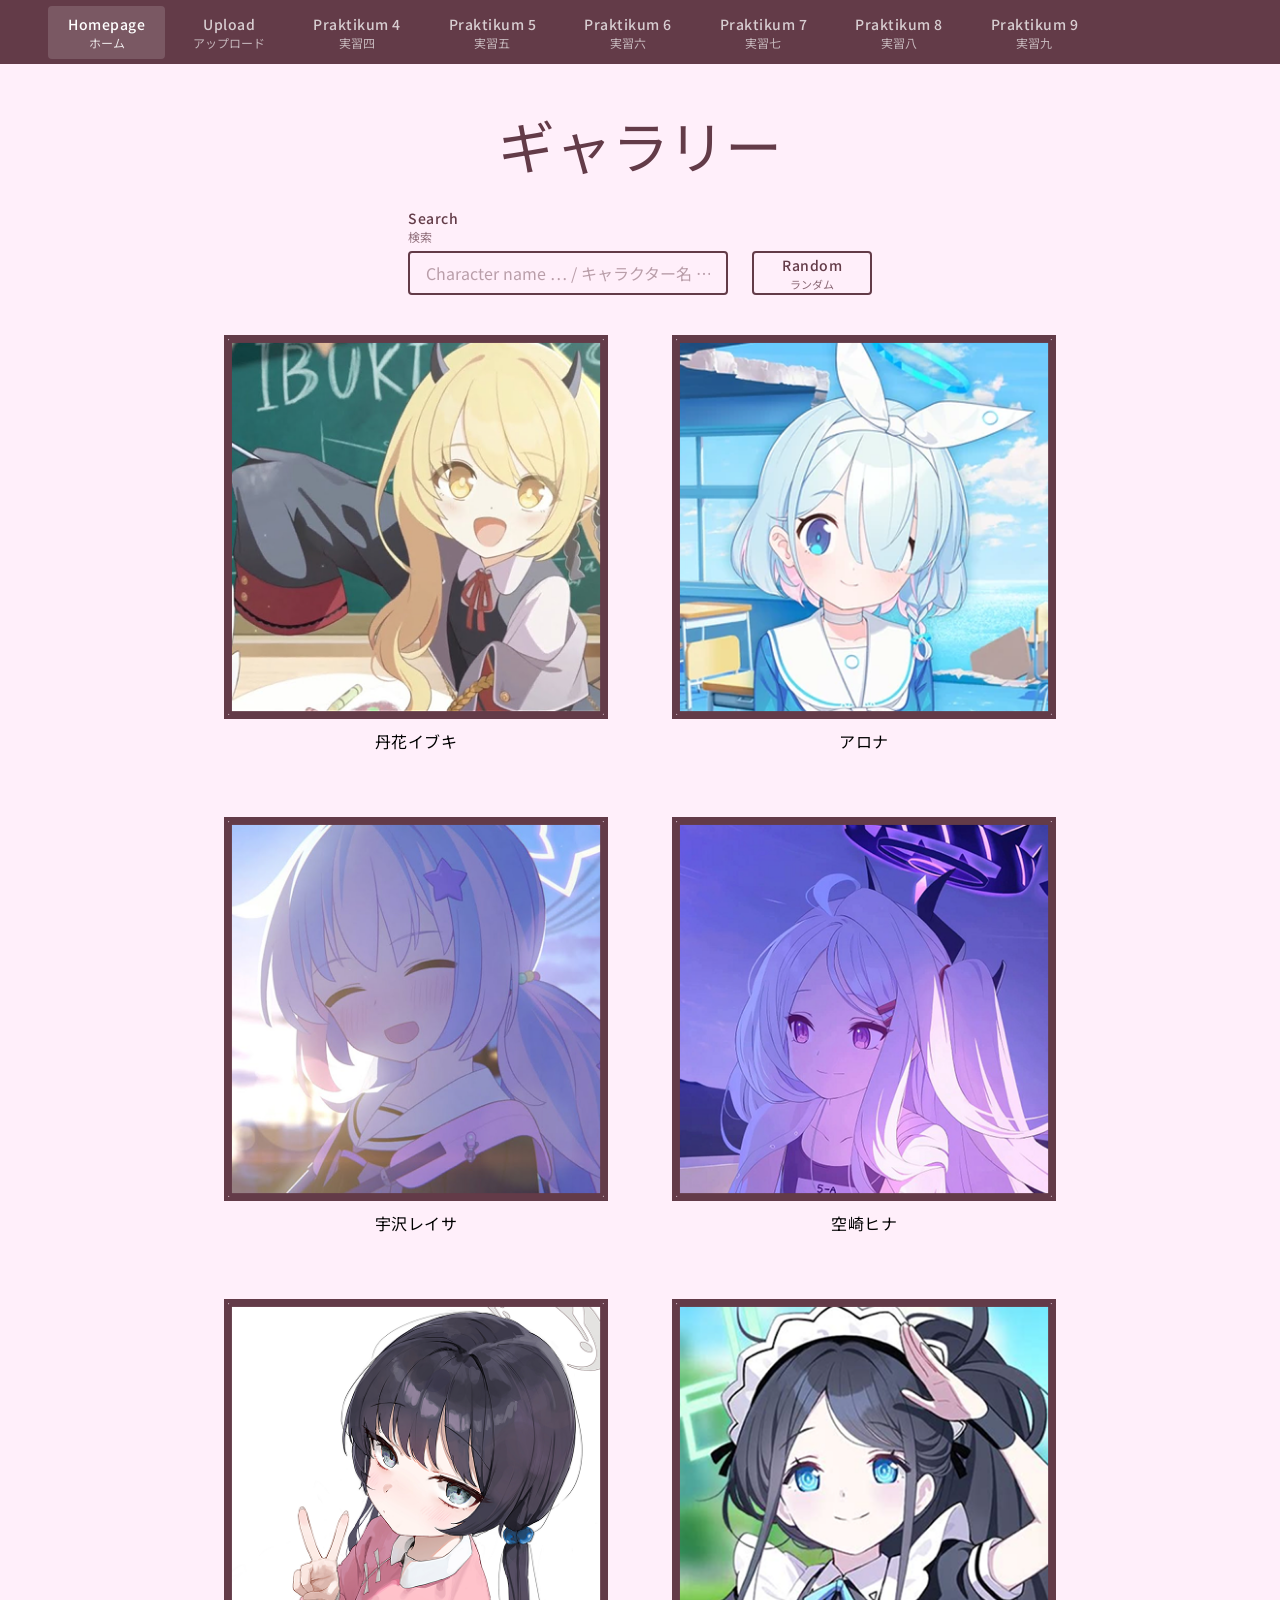
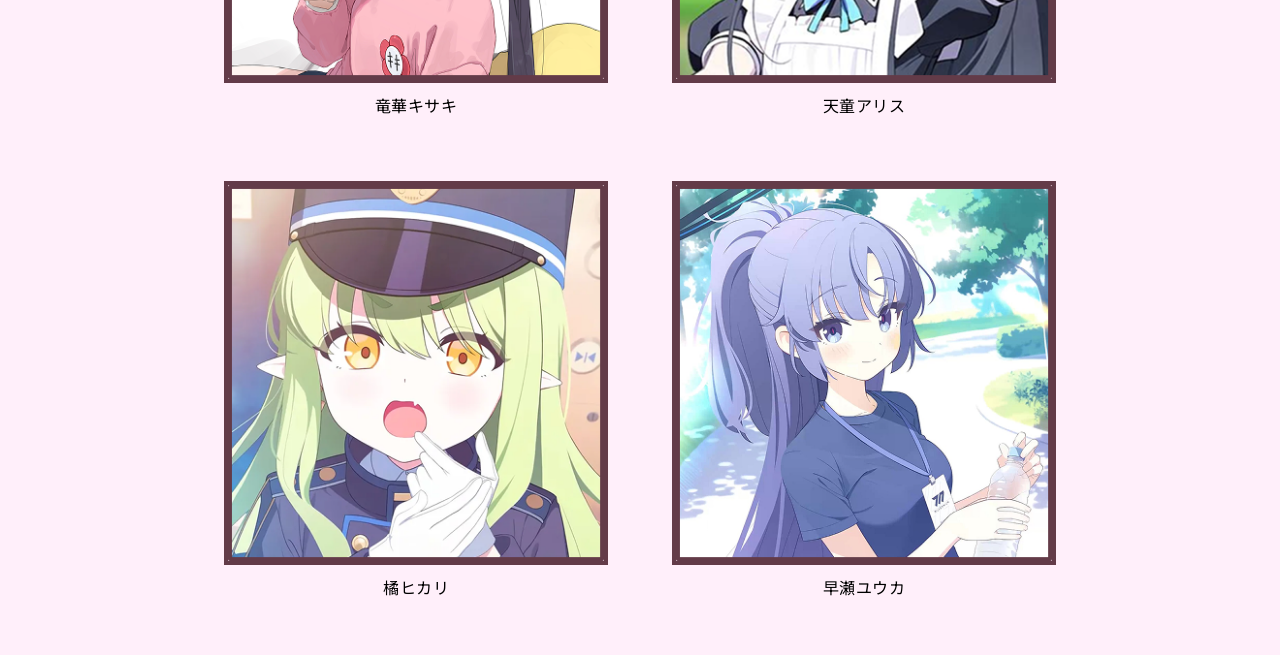
<file: index.html>
<!DOCTYPE html>
<html lang="en">
<head>
  <meta charset="UTF-8" />
  <meta name="viewport" content="width=device-width, initial-scale=1.0" />
  <title>ギャラリー</title>
  <link rel="stylesheet" href="./style.css" />
  <script src="https://code.jquery.com/jquery-3.7.1.min.js"></script>
</head>
<body>
  <nav class="navbar">
    <a href="/" class="navbar-link navbar-link--active">
      <span class="navbar-en">Homepage</span>
      <span class="navbar-jp">ホーム</span>
    </a>
    <a href="/upload/" class="navbar-link">
      <span class="navbar-en">Upload</span>
      <span class="navbar-jp">アップロード</span>
    </a>
    <a href="/php/praktikum-4-1.php" class="navbar-link">
      <span class="navbar-en">Praktikum 4</span>
      <span class="navbar-jp">実習四</span>
    </a>
    <a href="/php/praktikum-5-1/baca_teks_v1.php" class="navbar-link">
      <span class="navbar-en">Praktikum 5</span>
      <span class="navbar-jp">実習五</span>
    </a>
    <a href="/php/praktikum-6/login.php" class="navbar-link">
      <span class="navbar-en">Praktikum 6</span>
      <span class="navbar-jp">実習六</span>
    </a>
    <a href="/php/praktikum-7/login.php" class="navbar-link">
      <span class="navbar-en">Praktikum 7</span>
      <span class="navbar-jp">実習七</span>
    </a>
    <a href="/praktikum-8.html" class="navbar-link">
      <span class="navbar-en">Praktikum 8</span>
      <span class="navbar-jp">実習八</span>
    </a>
    <a href="/php/praktikum-9/index.html" class="navbar-link">
      <span class="navbar-en">Praktikum 9</span>
      <span class="navbar-jp">実習九</span>
    </a>
  </nav>
  <main class="gallery-page">
    <h1 class="gallery-title">ギャラリー</h1>

    <div class="gallery-controls">

      <div class="control-group">
        <label class="control-label" for="search-input">
          <span class="navbar-en">Search</span>
          <span class="navbar-jp">検索</span>
        </label>
        <input
          id="search-input"
          class="search-input"
          type="text"
          placeholder="Character name … / キャラクター名 …"
          autocomplete="off"
        />
      </div>

      <button id="random-btn" class="random-btn" type="button">
        <span class="navbar-en">Random</span>
        <span class="navbar-jp">ランダム</span>
      </button>

    </div>

    <p id="no-results" class="no-results hidden">
      <span class="navbar-en">No characters found.</span>
      <span class="navbar-jp">キャラクターが見つかりません。</span>
    </p>

    <div class="gallery-grid">

      <a href="./character/tanga-ibuki/" class="card">
        <div class="card-picture">
          <img src="./assets/images/tanga-ibuki.png" alt="丹花イブキ" />
        </div>
        <p class="card-name">丹花イブキ</p>
      </a>

      <a href="./character/arona/" class="card">
        <div class="card-picture">
          <img src="./assets/images/arona.png" alt="アロナ" />
        </div>
        <p class="card-name">アロナ</p>
      </a>

      <a href="./character/uzawa-reisa/" class="card">
        <div class="card-picture">
          <img src="./assets/images/uzawa-reisa.png" alt="宇沢レイサ" />
        </div>
        <p class="card-name">宇沢レイサ</p>
      </a>

      <a href="./character/sorasaki-hina/" class="card">
        <div class="card-picture">
          <img src="./assets/images/sorasaki-hina.png" alt="空崎ヒナ" />
        </div>
        <p class="card-name">空崎ヒナ</p>
      </a>

      <a href="./character/ryuuge-kisaki/" class="card">
        <div class="card-picture">
          <img src="./assets/images/ryuuge-kisaki.png" alt="竜華キサキ" />
        </div>
        <p class="card-name">竜華キサキ</p>
      </a>

      <a href="./character/tendou-arisu/" class="card">
        <div class="card-picture">
          <img src="./assets/images/tendou-arisu.png" alt="天童アリス" />
        </div>
        <p class="card-name">天童アリス</p>
      </a>

      <a href="./character/tachibana-hikari/" class="card">
        <div class="card-picture">
          <img src="./assets/images/tachibana-hikari.png" alt="橘ヒカリ" />
        </div>
        <p class="card-name">橘ヒカリ</p>
      </a>

      <a href="./character/hayase-yuuka/" class="card">
        <div class="card-picture">
          <img src="./assets/images/hayase-yuuka.png" alt="早瀬ユウカ" />
        </div>
        <p class="card-name">早瀬ユウカ</p>
      </a>

    </div>
  </main>
  <script src="./index.js"></script>
</body>
</html>
</file>
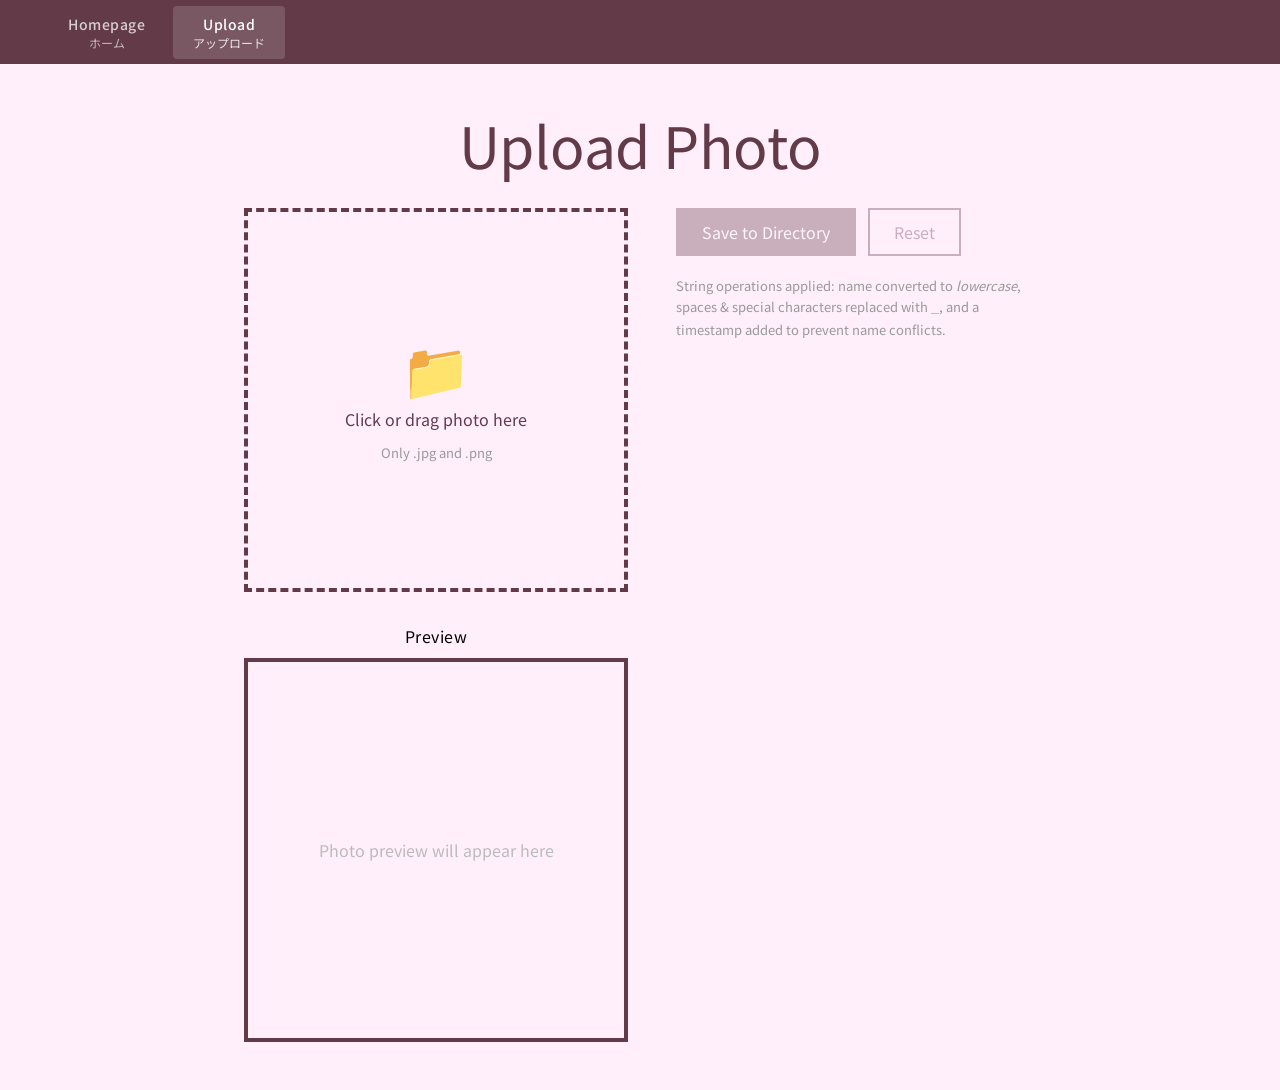
<file: upload/index.html>
<!DOCTYPE html>
<html lang="en">
<head>
  <meta charset="UTF-8" />
  <meta name="viewport" content="width=device-width, initial-scale=1.0" />
  <title>Upload Photo — ギャラリー</title>
  <link rel="stylesheet" href="../style.css" />
  <link rel="stylesheet" href="style.css" />
</head>
<body>
  <nav class="navbar">
    <a href="/" class="navbar-link">
      <span class="navbar-en">Homepage</span>
      <span class="navbar-jp">ホーム</span>
    </a>
    <a href="/upload/" class="navbar-link navbar-link--active">
      <span class="navbar-en">Upload</span>
      <span class="navbar-jp">アップロード</span>
    </a>
  </nav>
  <main class="upload-page">

    <h1 class="upload-title">Upload Photo</h1>

    <div class="upload-body">

      <div style="display:flex;flex-direction:column;gap:32px;align-items:center;">

        <div class="drop-zone" id="drop-zone">
          <span class="drop-zone__icon">📁</span>
          <span class="drop-zone__text">Click or drag photo here</span>
          <span class="drop-zone__hint">Only .jpg and .png</span>
          <input type="file" id="file-input" accept=".jpg,.jpeg,.png" />
        </div>

        <div class="preview-wrap">
          <p class="preview-label">Preview</p>
          <div class="card-picture preview-frame">
            <p class="preview-frame__placeholder" id="preview-placeholder">Photo preview will appear here</p>
            <img id="preview-img" alt="Preview" />
          </div>
        </div>

      </div>

      <div class="upload-panel">

        <div id="alert-error"   class="alert alert--error"></div>
        <div id="alert-success" class="alert alert--success"></div>

        <div class="info-section" id="info-section" style="display:none;">
          <h2>File Information</h2>
          <table class="info-table">
            <tr><td>Original name</td>         <td id="td-original"></td></tr>
            <tr><td>Name (lowercase)</td>      <td id="td-lower"></td></tr>
            <tr><td>Name without extension</td><td id="td-base"></td></tr>
            <tr><td>Extension</td>             <td id="td-ext"></td></tr>
            <tr><td>Saved name</td>            <td id="td-saved"></td></tr>
            <tr><td>Size</td>                  <td id="td-size"></td></tr>
            <tr><td>MIME type</td>             <td id="td-type"></td></tr>
          </table>
        </div>

        <div class="btn-row">
          <button class="btn btn--primary" id="btn-upload" disabled>Save to Directory</button>
          <button class="btn"              id="btn-reset"  disabled>Reset</button>
        </div>

        <p style="font-size:13px;color:#999;line-height:1.6;">
          String operations applied: name converted to <em>lowercase</em>,
          spaces &amp; special characters replaced with <code>_</code>,
          and a timestamp added to prevent name conflicts.
        </p>

      </div>
    </div>

    <div class="saved-section" id="saved-section" style="display:none;">
      <h2>Saved Photos</h2>
      <div class="saved-grid" id="saved-grid"></div>
    </div>

  </main>

  <script src="script.js"></script>
</body>
</html>
</file>
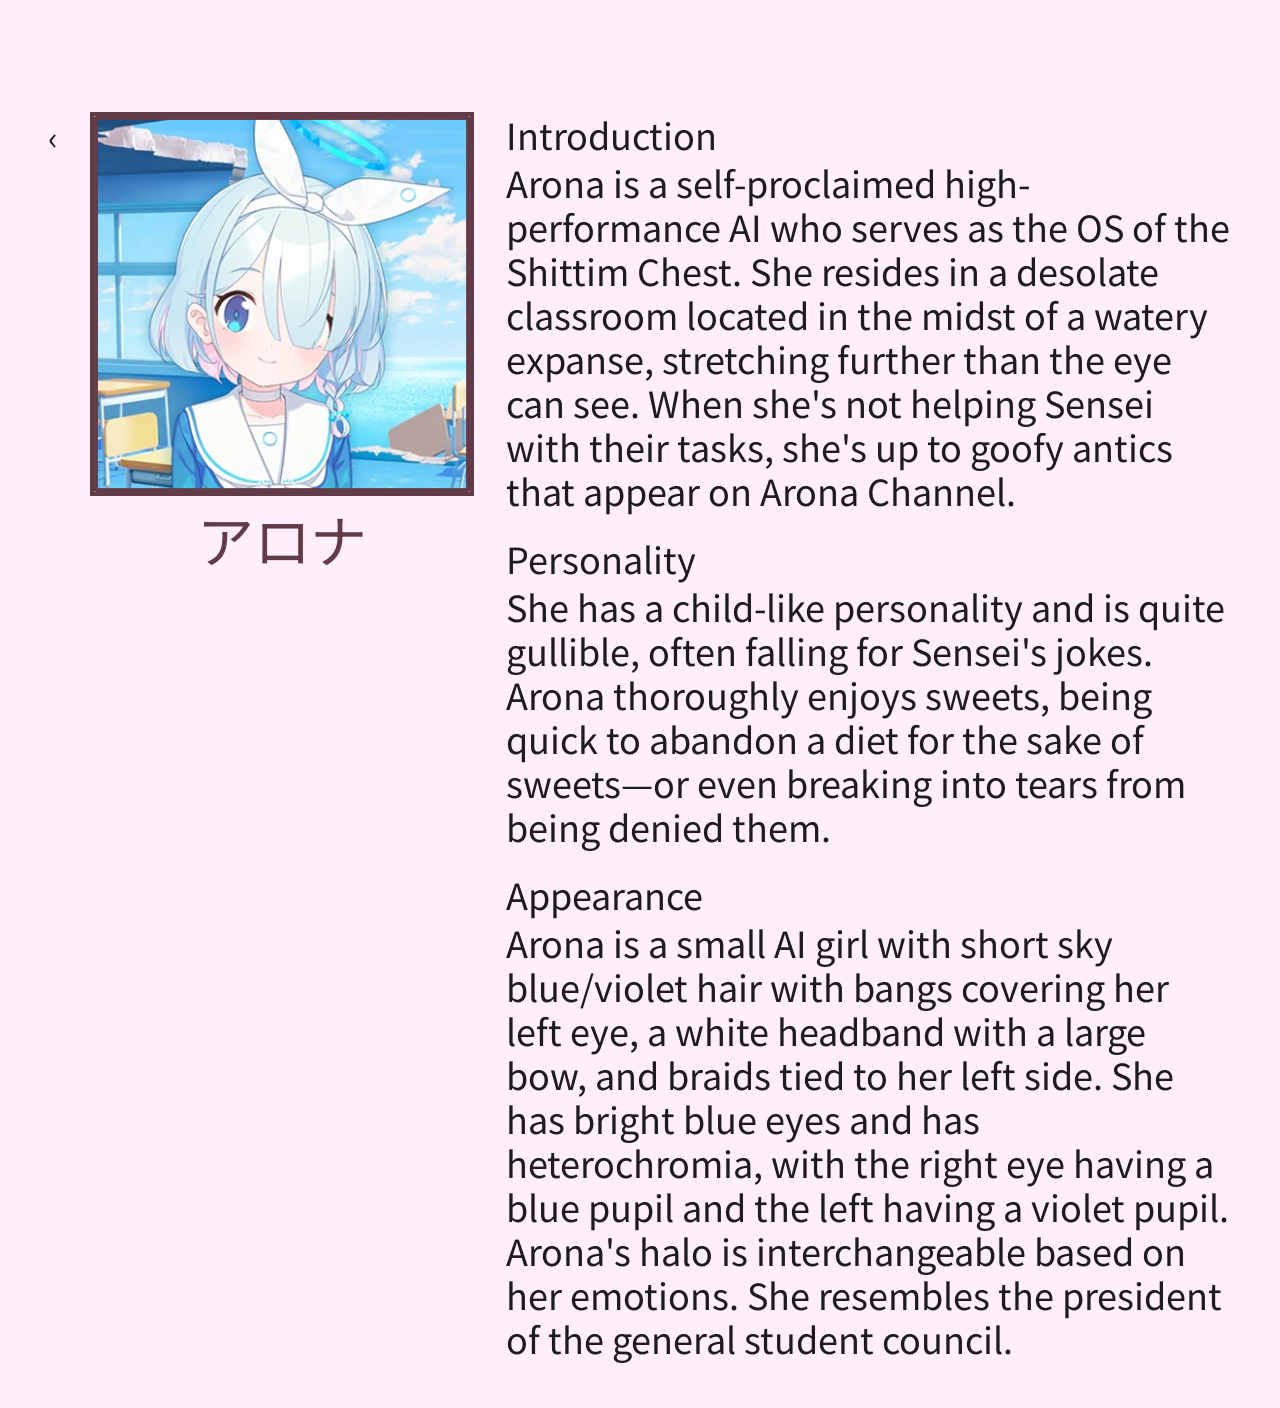
<file: character/arona/index.html>
<!DOCTYPE html>
<html lang="en">
<head>
  <meta charset="UTF-8" />
  <meta name="viewport" content="width=device-width, initial-scale=1.0" />
  <title>アロナ</title>
  <link rel="stylesheet" href="../../style.css" />
</head>
<body>
  <main class="detail-page">

    <a href="../../" class="back-nav" aria-label="Back to gallery">&#8249;</a>

    <div class="detail-header">
      <div class="detail-picture">
        <img src="../../assets/images/arona.png" alt="アロナ" />
      </div>
      <p class="detail-name">アロナ</p>
    </div>

    <div class="detail-content">

      <div class="detail-section">
        <h2>Introduction</h2>
        <p>Arona is a self-proclaimed high-performance AI who serves as the OS of the Shittim Chest. She resides in a desolate classroom located in the midst of a watery expanse, stretching further than the eye can see. When she's not helping Sensei with their tasks, she's up to goofy antics that appear on Arona Channel.</p>
      </div>

      <div class="detail-section">
        <h2>Personality</h2>
        <p>She has a child-like personality and is quite gullible, often falling for Sensei's jokes. Arona thoroughly enjoys sweets, being quick to abandon a diet for the sake of sweets—or even breaking into tears from being denied them.</p>
      </div>

      <div class="detail-section">
        <h2>Appearance</h2>
        <p>Arona is a small AI girl with short sky blue/violet hair with bangs covering her left eye, a white headband with a large bow, and braids tied to her left side. She has bright blue eyes and has heterochromia, with the right eye having a blue pupil and the left having a violet pupil. Arona's halo is interchangeable based on her emotions. She resembles the president of the general student council.</p>
      </div>

    </div>
  </main>
</body>
</html>
</file>
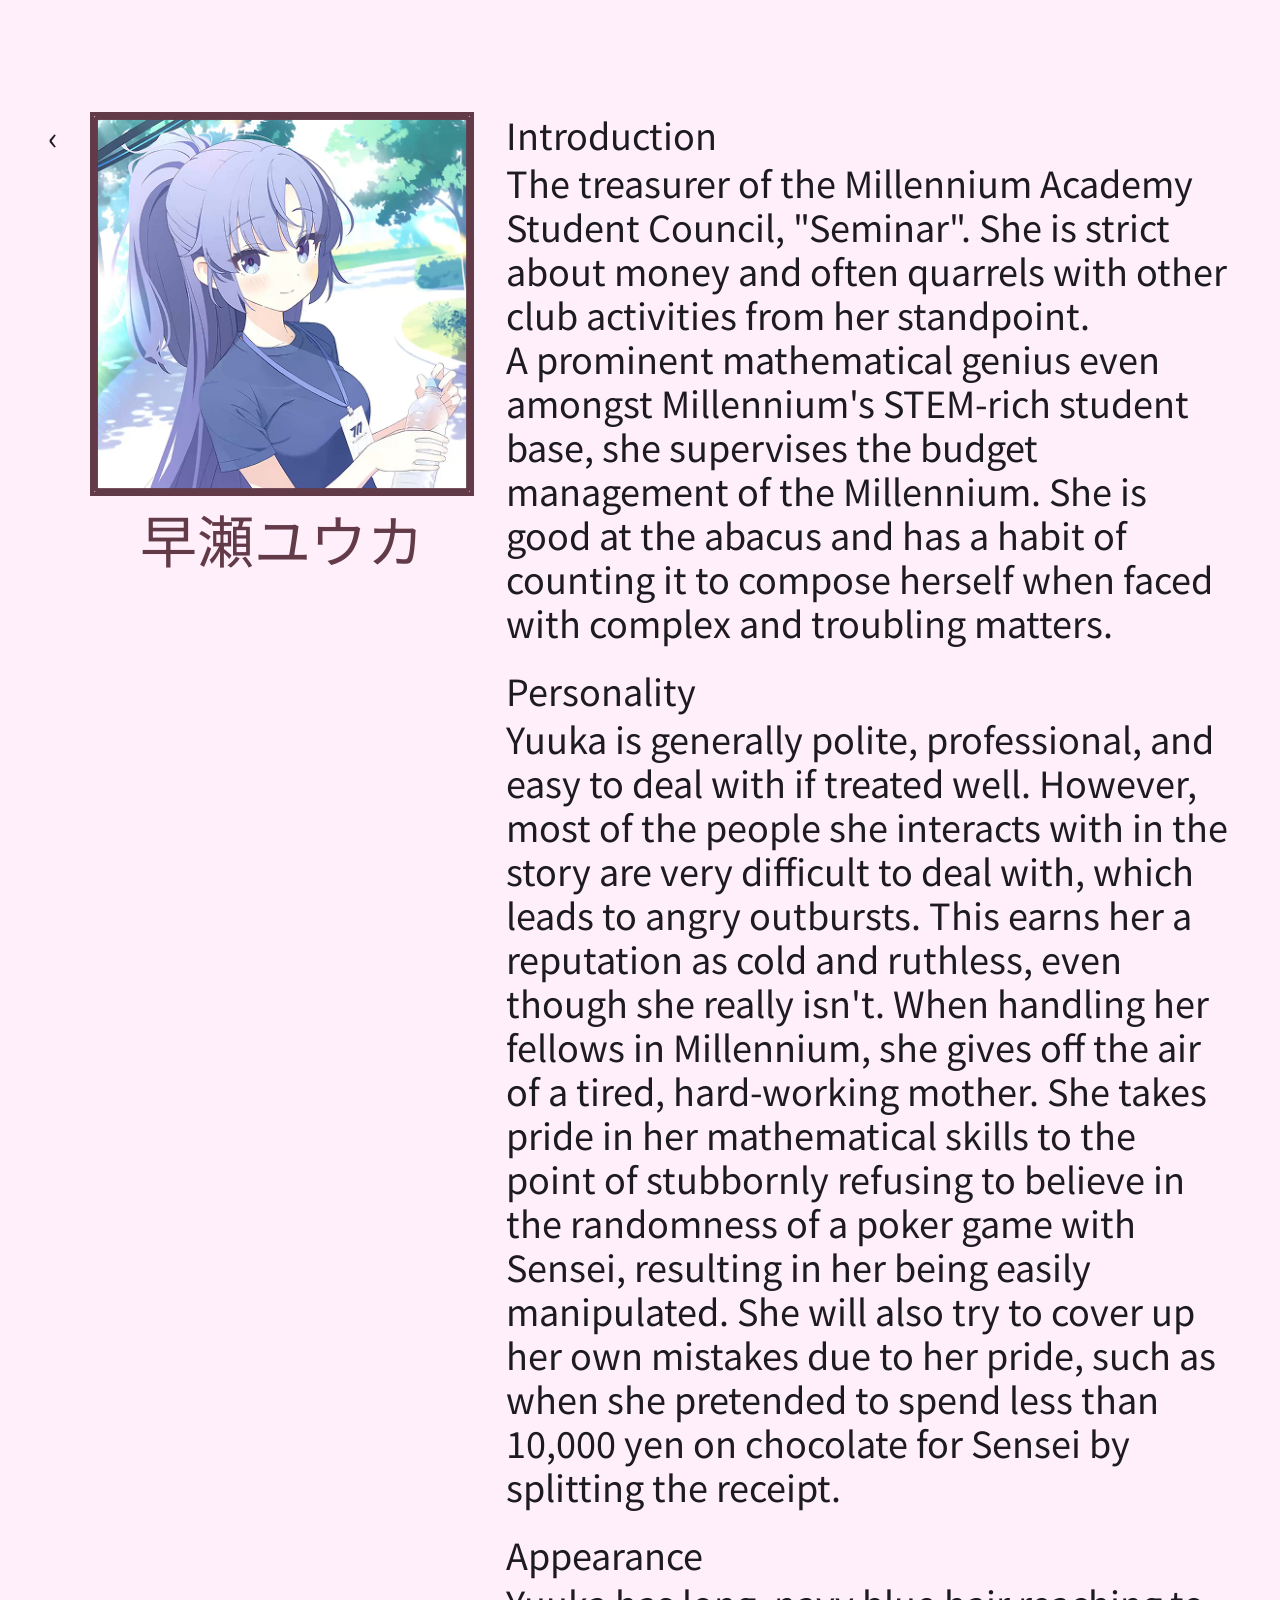
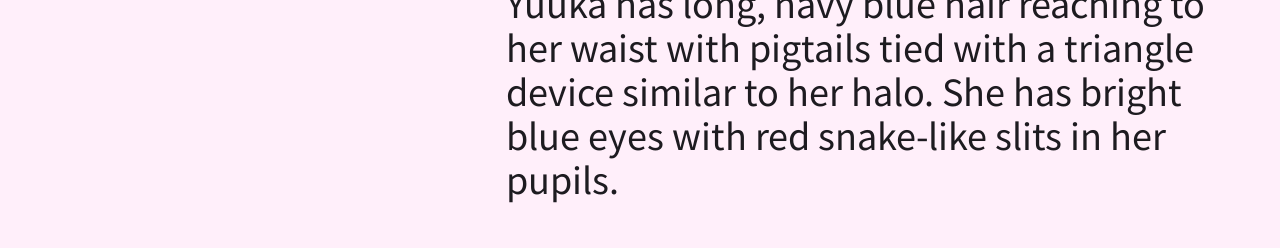
<file: character/hayase-yuuka/index.html>
<!DOCTYPE html>
<html lang="en">
<head>
  <meta charset="UTF-8" />
  <meta name="viewport" content="width=device-width, initial-scale=1.0" />
  <title>早瀬ユウカ</title>
  <link rel="stylesheet" href="../../style.css" />
</head>
<body>
  <main class="detail-page">

    <a href="../../" class="back-nav" aria-label="Back to gallery">&#8249;</a>

    <div class="detail-header">
      <div class="detail-picture">
        <img src="../../assets/images/hayase-yuuka.png" alt="早瀬ユウカ" />
      </div>
      <p class="detail-name">早瀬ユウカ</p>
    </div>

    <div class="detail-content">

      <div class="detail-section">
        <h2>Introduction</h2>
        <p>The treasurer of the Millennium Academy Student Council, "Seminar". She is strict about money and often quarrels with other club activities from her standpoint.</p>
        <p>A prominent mathematical genius even amongst Millennium's STEM-rich student base, she supervises the budget management of the Millennium. She is good at the abacus and has a habit of counting it to compose herself when faced with complex and troubling matters.</p>
      </div>

      <div class="detail-section">
        <h2>Personality</h2>
        <p>Yuuka is generally polite, professional, and easy to deal with if treated well. However, most of the people she interacts with in the story are very difficult to deal with, which leads to angry outbursts. This earns her a reputation as cold and ruthless, even though she really isn't. When handling her fellows in Millennium, she gives off the air of a tired, hard-working mother. She takes pride in her mathematical skills to the point of stubbornly refusing to believe in the randomness of a poker game with Sensei, resulting in her being easily manipulated. She will also try to cover up her own mistakes due to her pride, such as when she pretended to spend less than 10,000 yen on chocolate for Sensei by splitting the receipt.</p>
      </div>

      <div class="detail-section">
        <h2>Appearance</h2>
        <p>Yuuka has long, navy blue hair reaching to her waist with pigtails tied with a triangle device similar to her halo. She has bright blue eyes with red snake-like slits in her pupils.</p>
      </div>

    </div>
  </main>
</body>
</html>
</file>
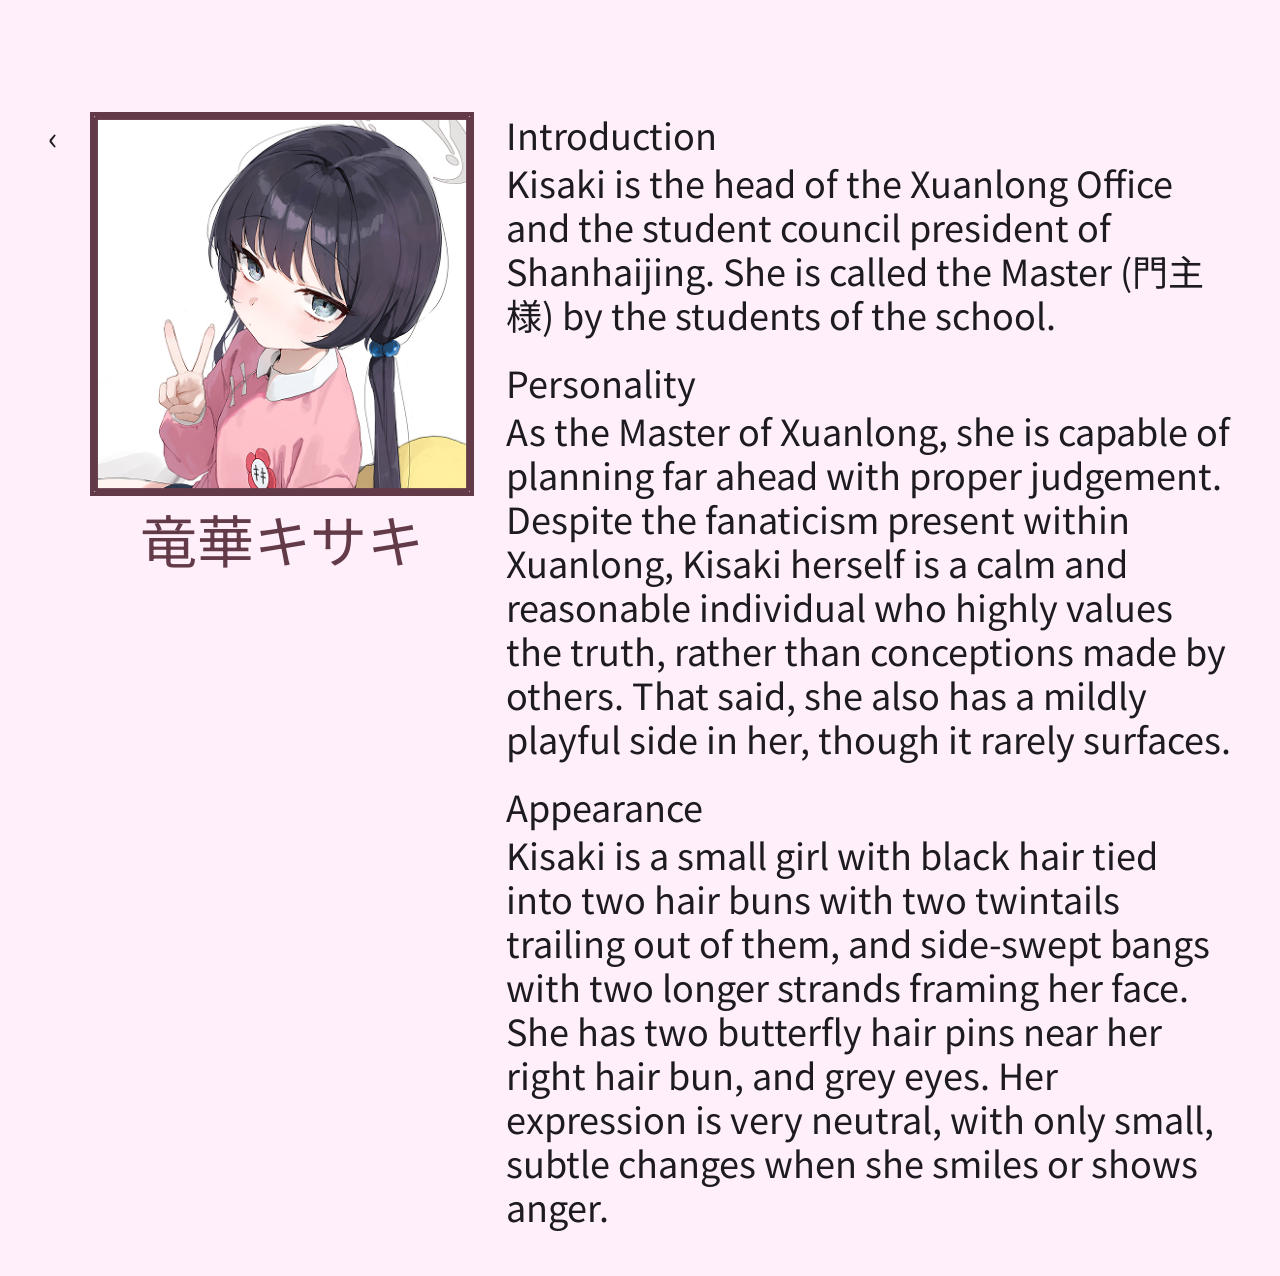
<file: character/ryuuge-kisaki/index.html>
<!DOCTYPE html>
<html lang="en">
<head>
  <meta charset="UTF-8" />
  <meta name="viewport" content="width=device-width, initial-scale=1.0" />
  <title>竜華キサキ</title>
  <link rel="stylesheet" href="../../style.css" />
</head>
<body>
  <main class="detail-page">

    <a href="../../" class="back-nav" aria-label="Back to gallery">&#8249;</a>

    <div class="detail-header">
      <div class="detail-picture">
        <img src="../../assets/images/ryuuge-kisaki.png" alt="竜華キサキ" />
      </div>
      <p class="detail-name">竜華キサキ</p>
    </div>

    <div class="detail-content">

      <div class="detail-section">
        <h2>Introduction</h2>
        <p>Kisaki is the head of the Xuanlong Office and the student council president of Shanhaijing. She is called the Master (門主様) by the students of the school.</p>
      </div>

      <div class="detail-section">
        <h2>Personality</h2>
        <p>As the Master of Xuanlong, she is capable of planning far ahead with proper judgement. Despite the fanaticism present within Xuanlong, Kisaki herself is a calm and reasonable individual who highly values the truth, rather than conceptions made by others. That said, she also has a mildly playful side in her, though it rarely surfaces.</p>
      </div>

      <div class="detail-section">
        <h2>Appearance</h2>
        <p>Kisaki is a small girl with black hair tied into two hair buns with two twintails trailing out of them, and side-swept bangs with two longer strands framing her face. She has two butterfly hair pins near her right hair bun, and grey eyes. Her expression is very neutral, with only small, subtle changes when she smiles or shows anger.</p>
      </div>

    </div>
  </main>
</body>
</html>
</file>
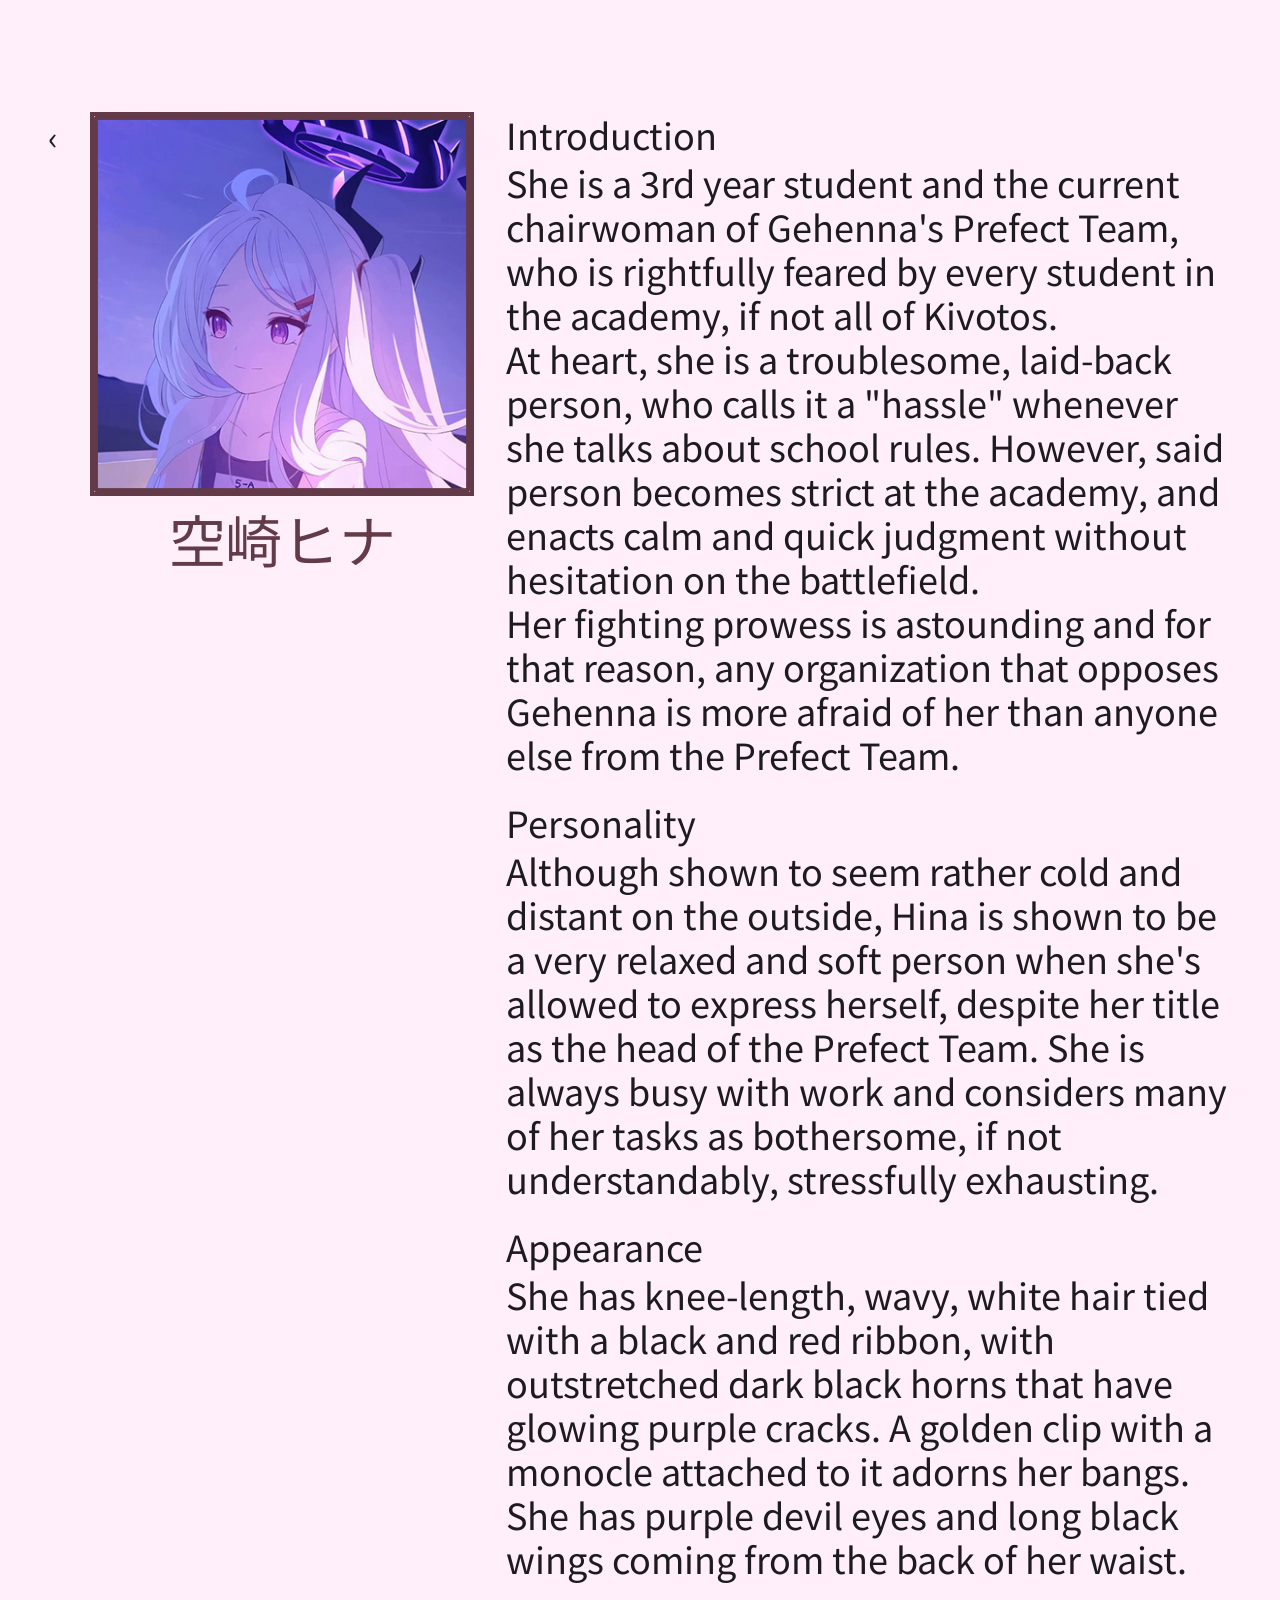
<file: character/sorasaki-hina/index.html>
<!DOCTYPE html>
<html lang="en">
<head>
  <meta charset="UTF-8" />
  <meta name="viewport" content="width=device-width, initial-scale=1.0" />
  <title>空崎ヒナ</title>
  <link rel="stylesheet" href="../../style.css" />
</head>
<body>
  <main class="detail-page">

    <a href="../../" class="back-nav" aria-label="Back to gallery">&#8249;</a>

    <div class="detail-header">
      <div class="detail-picture">
        <img src="../../assets/images/sorasaki-hina.png" alt="空崎ヒナ" />
      </div>
      <p class="detail-name">空崎ヒナ</p>
    </div>

    <div class="detail-content">

      <div class="detail-section">
        <h2>Introduction</h2>
        <p>She is a 3rd year student and the current chairwoman of Gehenna's Prefect Team, who is rightfully feared by every student in the academy, if not all of Kivotos.</p>
        <p>At heart, she is a troublesome, laid-back person, who calls it a "hassle" whenever she talks about school rules. However, said person becomes strict at the academy, and enacts calm and quick judgment without hesitation on the battlefield.</p>
        <p>Her fighting prowess is astounding and for that reason, any organization that opposes Gehenna is more afraid of her than anyone else from the Prefect Team. </p>
      </div>

      <div class="detail-section">
        <h2>Personality</h2>
        <p>Although shown to seem rather cold and distant on the outside, Hina is shown to be a very relaxed and soft person when she's allowed to express herself, despite her title as the head of the Prefect Team. She is always busy with work and considers many of her tasks as bothersome, if not understandably, stressfully exhausting.</p>
      </div>

      <div class="detail-section">
        <h2>Appearance</h2>
        <p>She has knee-length, wavy, white hair tied with a black and red ribbon, with outstretched dark black horns that have glowing purple cracks. A golden clip with a monocle attached to it adorns her bangs. She has purple devil eyes and long black wings coming from the back of her waist.</p>
      </div>

    </div>
  </main>
</body>
</html>
</file>
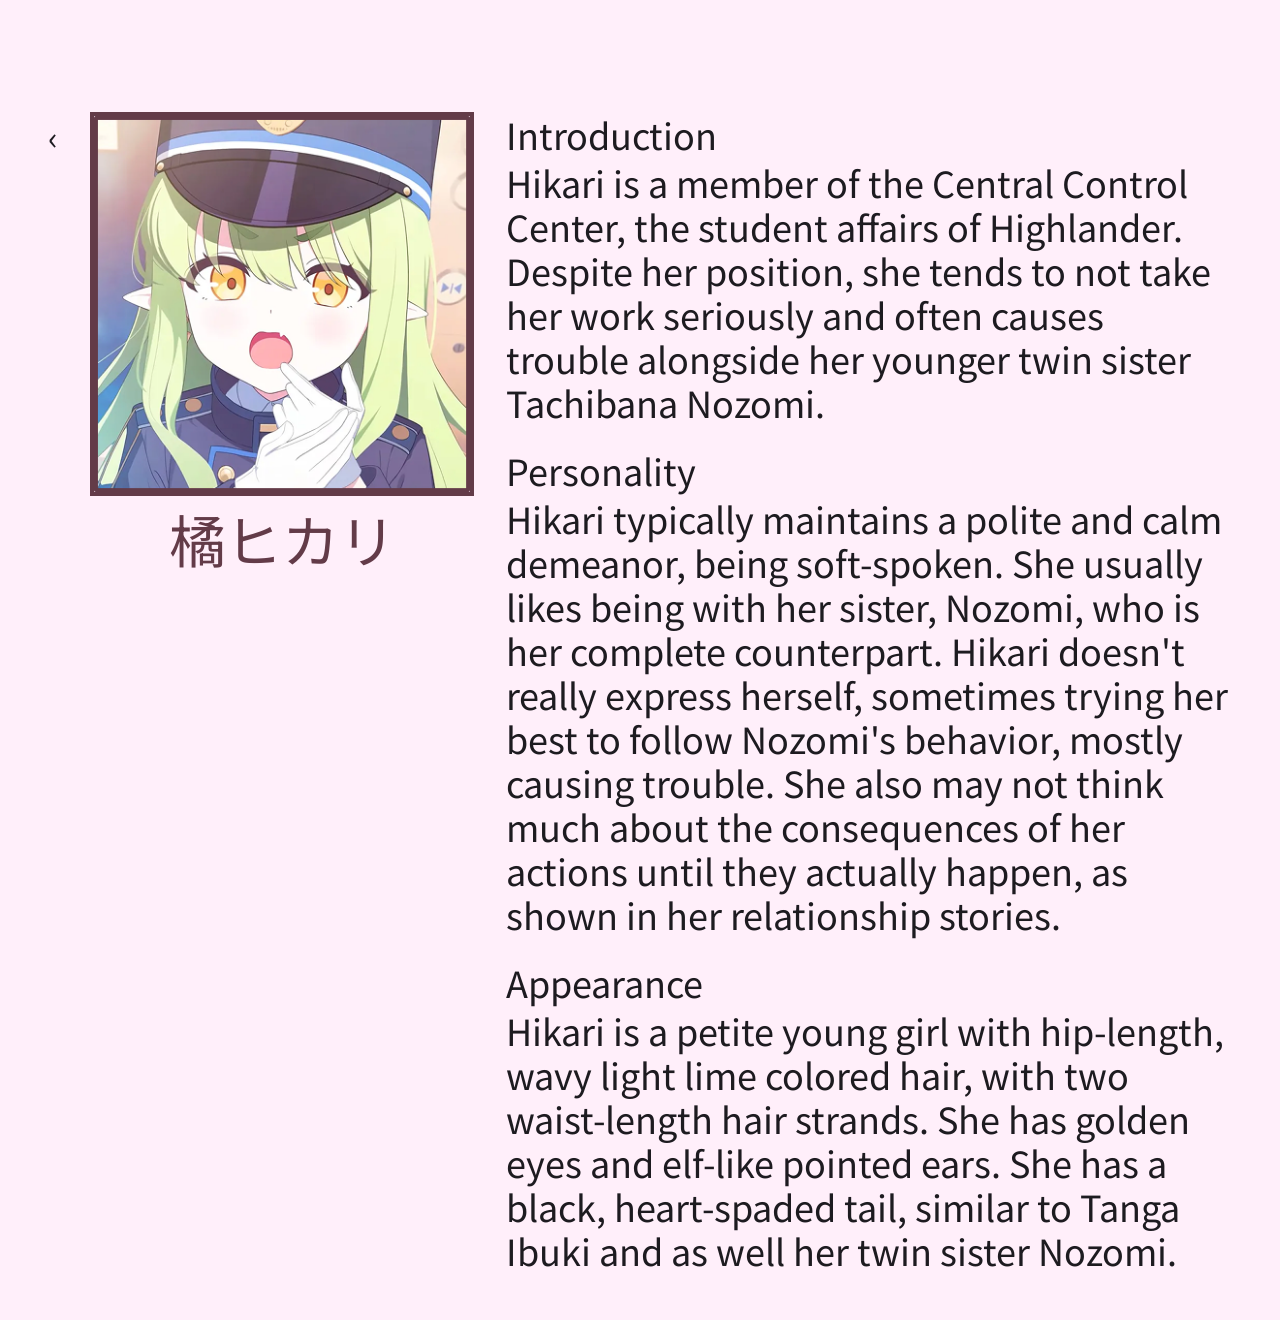
<file: character/tachibana-hikari/index.html>
<!DOCTYPE html>
<html lang="en">
<head>
  <meta charset="UTF-8" />
  <meta name="viewport" content="width=device-width, initial-scale=1.0" />
  <title>橘ヒカリ</title>
  <link rel="stylesheet" href="../../style.css" />
</head>
<body>
  <main class="detail-page">

    <a href="../../" class="back-nav" aria-label="Back to gallery">&#8249;</a>

    <div class="detail-header">
      <div class="detail-picture">
        <img src="../../assets/images/tachibana-hikari.png" alt="橘ヒカリ" />
      </div>
      <p class="detail-name">橘ヒカリ</p>
    </div>

    <div class="detail-content">

      <div class="detail-section">
        <h2>Introduction</h2>
        <p>Hikari is a member of the Central Control Center, the student affairs of Highlander. Despite her position, she tends to not take her work seriously and often causes trouble alongside her younger twin sister Tachibana Nozomi.</p>
      </div>

      <div class="detail-section">
        <h2>Personality</h2>
        <p>Hikari typically maintains a polite and calm demeanor, being soft-spoken. She usually likes being with her sister, Nozomi, who is her complete counterpart. Hikari doesn't really express herself, sometimes trying her best to follow Nozomi's behavior, mostly causing trouble. She also may not think much about the consequences of her actions until they actually happen, as shown in her relationship stories.</p>
      </div>

      <div class="detail-section">
        <h2>Appearance</h2>
        <p>Hikari is a petite young girl with hip-length, wavy light lime colored hair, with two waist-length hair strands. She has golden eyes and elf-like pointed ears. She has a black, heart-spaded tail, similar to Tanga Ibuki and as well her twin sister Nozomi.</p>
      </div>

    </div>
  </main>
</body>
</html>
</file>
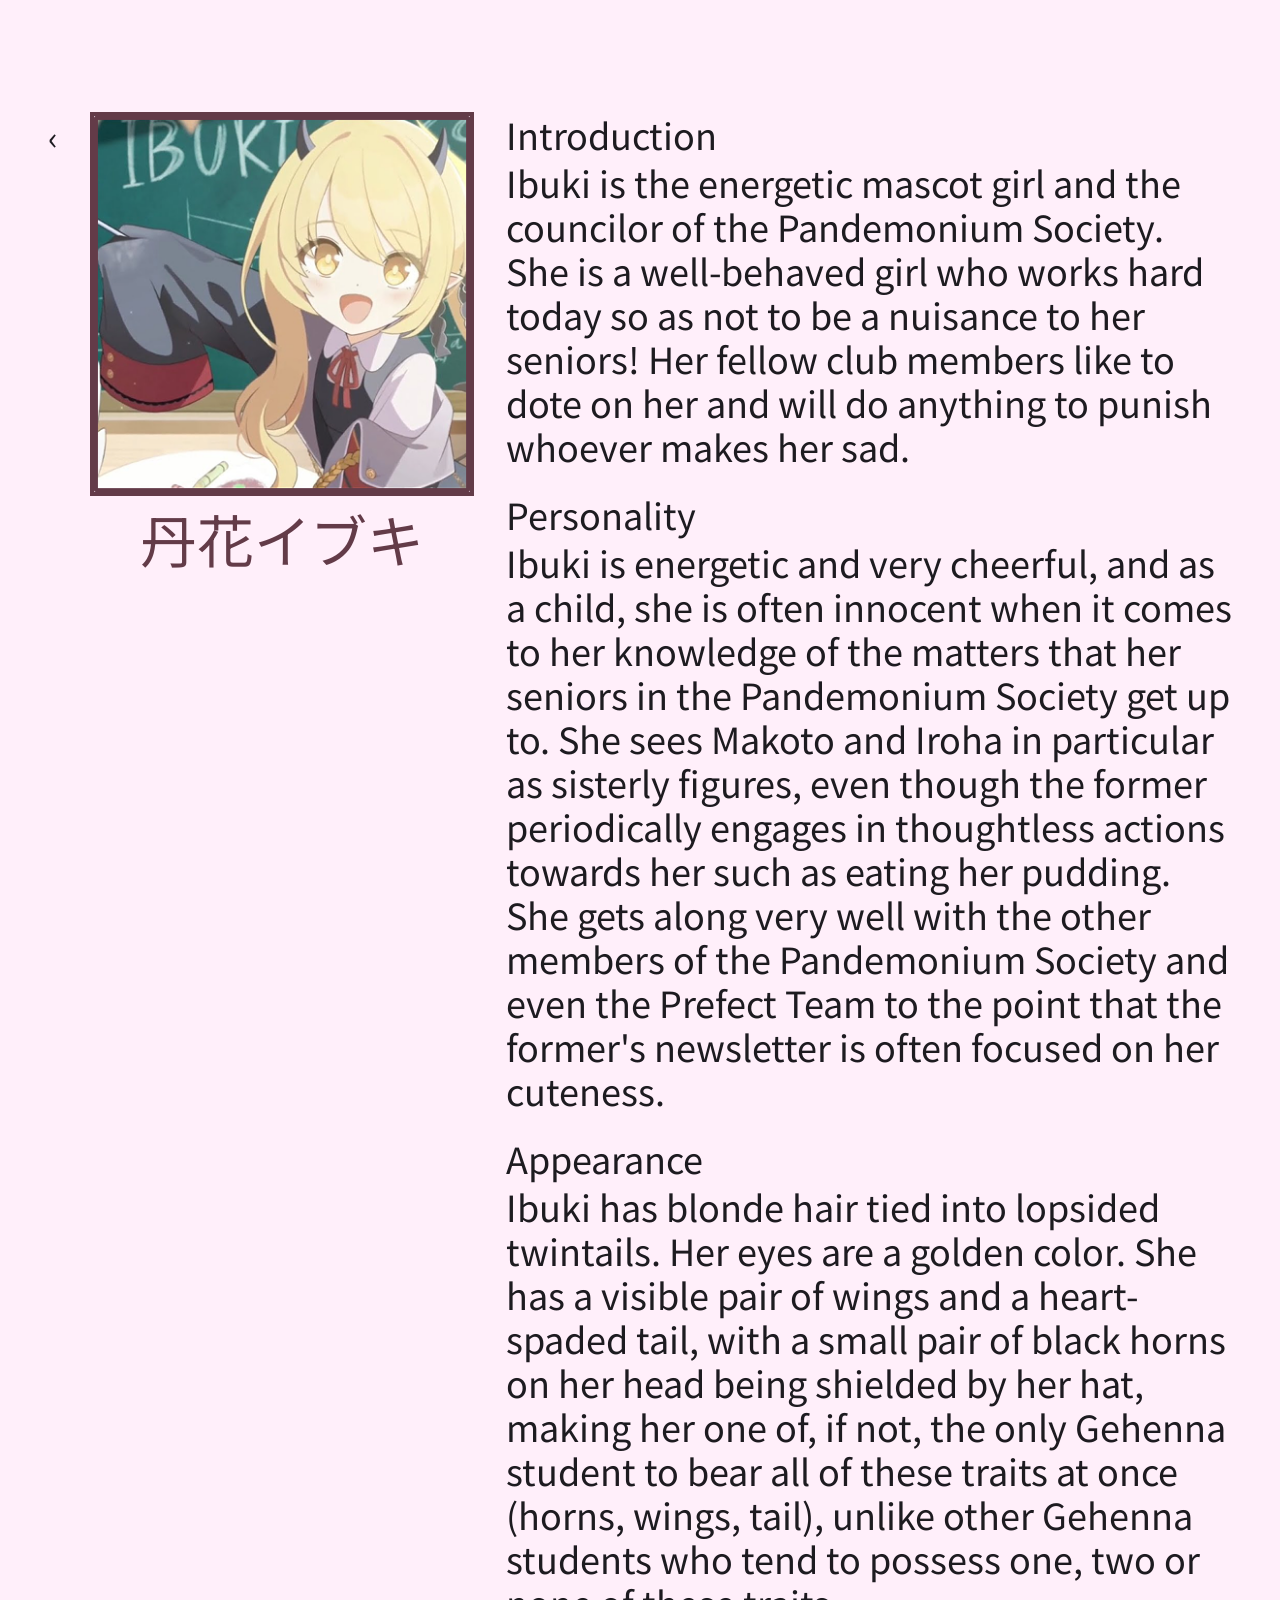
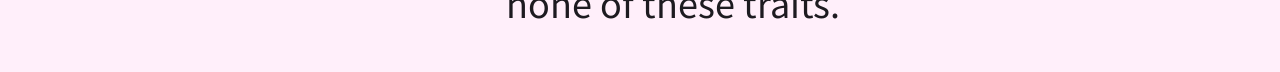
<file: character/tanga-ibuki/index.html>
<!DOCTYPE html>
<html lang="en">
<head>
  <meta charset="UTF-8" />
  <meta name="viewport" content="width=device-width, initial-scale=1.0" />
  <title>丹花イブキ</title>
  <link rel="stylesheet" href="../../style.css" />
</head>
<body>
  <main class="detail-page">

    <a href="../../" class="back-nav" aria-label="Back to gallery">&#8249;</a>

    <div class="detail-header">
      <div class="detail-picture">
        <img src="../../assets/images/tanga-ibuki.png" alt="丹花イブキ" />
      </div>
      <p class="detail-name">丹花イブキ</p>
    </div>

    <div class="detail-content">

      <div class="detail-section">
        <h2>Introduction</h2>
        <p>Ibuki is the energetic mascot girl and the councilor of the Pandemonium Society. She is a well-behaved girl who works hard today so as not to be a nuisance to her seniors! Her fellow club members like to dote on her and will do anything to punish whoever makes her sad.</p>
      </div>

      <div class="detail-section">
        <h2>Personality</h2>
        <p>Ibuki is energetic and very cheerful, and as a child, she is often innocent when it comes to her knowledge of the matters that her seniors in the Pandemonium Society get up to. She sees Makoto and Iroha in particular as sisterly figures, even though the former periodically engages in thoughtless actions towards her such as eating her pudding. She gets along very well with the other members of the Pandemonium Society and even the Prefect Team to the point that the former's newsletter is often focused on her cuteness.</p>
      </div>

      <div class="detail-section">
        <h2>Appearance</h2>
        <p>Ibuki has blonde hair tied into lopsided twintails. Her eyes are a golden color. She has a visible pair of wings and a heart-spaded tail, with a small pair of black horns on her head being shielded by her hat, making her one of, if not, the only Gehenna student to bear all of these traits at once (horns, wings, tail), unlike other Gehenna students who tend to possess one, two or none of these traits.</p>
      </div>

    </div>
  </main>
</body>
</html>
</file>
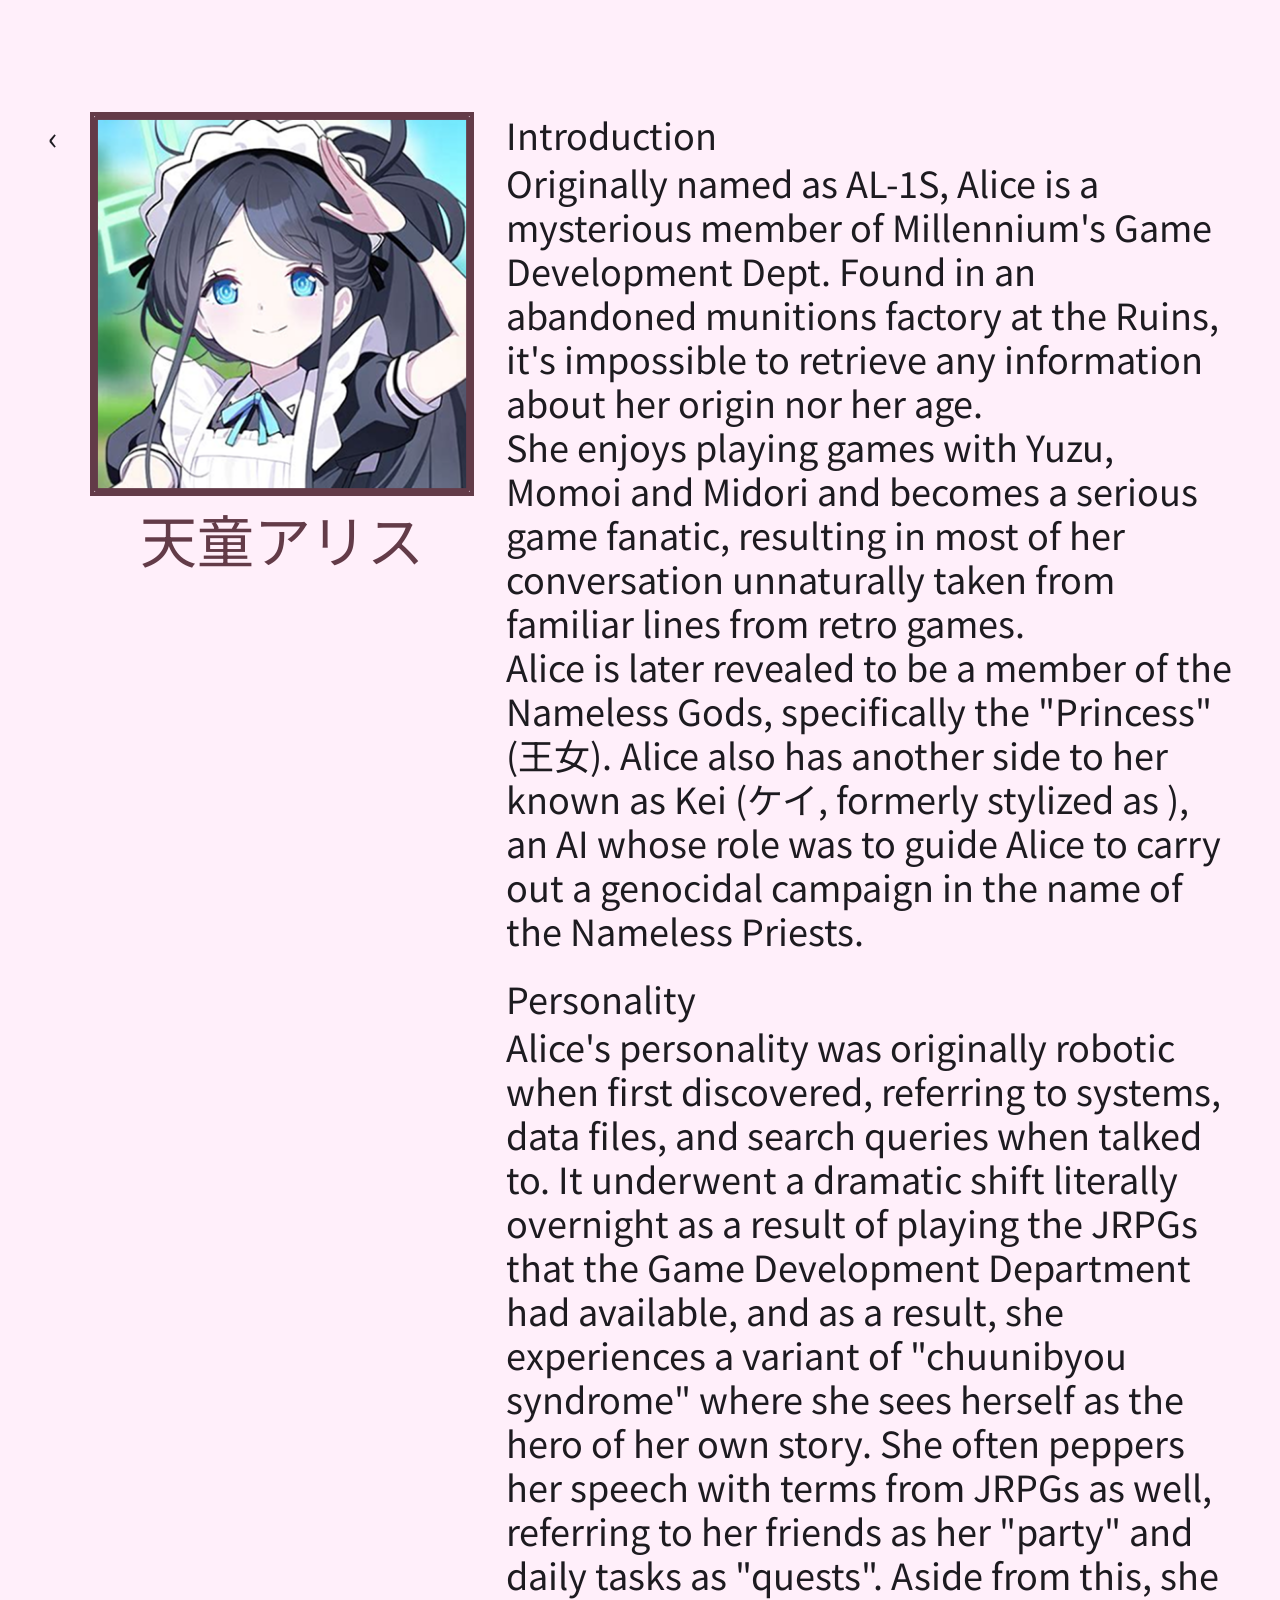
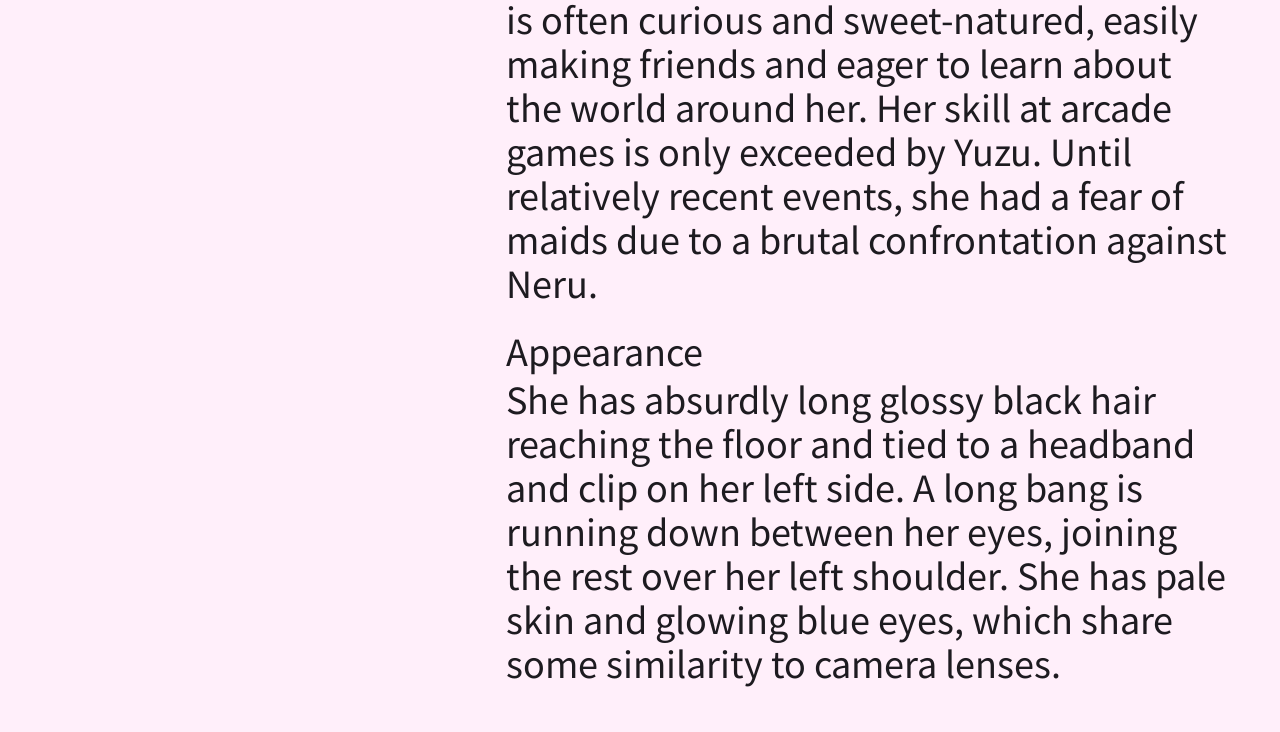
<file: character/tendou-arisu/index.html>
<!DOCTYPE html>
<html lang="en">
<head>
  <meta charset="UTF-8" />
  <meta name="viewport" content="width=device-width, initial-scale=1.0" />
  <title>天童アリス</title>
  <link rel="stylesheet" href="../../style.css" />
</head>
<body>
  <main class="detail-page">

    <a href="../../" class="back-nav" aria-label="Back to gallery">&#8249;</a>

    <div class="detail-header">
      <div class="detail-picture">
        <img src="../../assets/images/tendou-arisu.png" alt="天童アリス" />
      </div>
      <p class="detail-name">天童アリス</p>
    </div>

    <div class="detail-content">

      <div class="detail-section">
        <h2>Introduction</h2>
        <p>Originally named as AL-1S, Alice is a mysterious member of Millennium's Game Development Dept. Found in an abandoned munitions factory at the Ruins, it's impossible to retrieve any information about her origin nor her age.</p>
        <p>She enjoys playing games with Yuzu, Momoi and Midori and becomes a serious game fanatic, resulting in most of her conversation unnaturally taken from familiar lines from retro games.</p>
        <p>Alice is later revealed to be a member of the Nameless Gods, specifically the "Princess" (王女). Alice also has another side to her known as Kei (ケイ, formerly stylized as <Key>), an AI whose role was to guide Alice to carry out a genocidal campaign in the name of the Nameless Priests.</p>
      </div>

      <div class="detail-section">
        <h2>Personality</h2>
        <p>Alice's personality was originally robotic when first discovered, referring to systems, data files, and search queries when talked to. It underwent a dramatic shift literally overnight as a result of playing the JRPGs that the Game Development Department had available, and as a result, she experiences a variant of "chuunibyou syndrome" where she sees herself as the hero of her own story. She often peppers her speech with terms from JRPGs as well, referring to her friends as her "party" and daily tasks as "quests". Aside from this, she is often curious and sweet-natured, easily making friends and eager to learn about the world around her. Her skill at arcade games is only exceeded by Yuzu. Until relatively recent events, she had a fear of maids due to a brutal confrontation against Neru.</p>
      </div>

      <div class="detail-section">
        <h2>Appearance</h2>
        <p>She has absurdly long glossy black hair reaching the floor and tied to a headband and clip on her left side. A long bang is running down between her eyes, joining the rest over her left shoulder. She has pale skin and glowing blue eyes, which share some similarity to camera lenses.</p>
      </div>

    </div>
  </main>
</body>
</html>
</file>
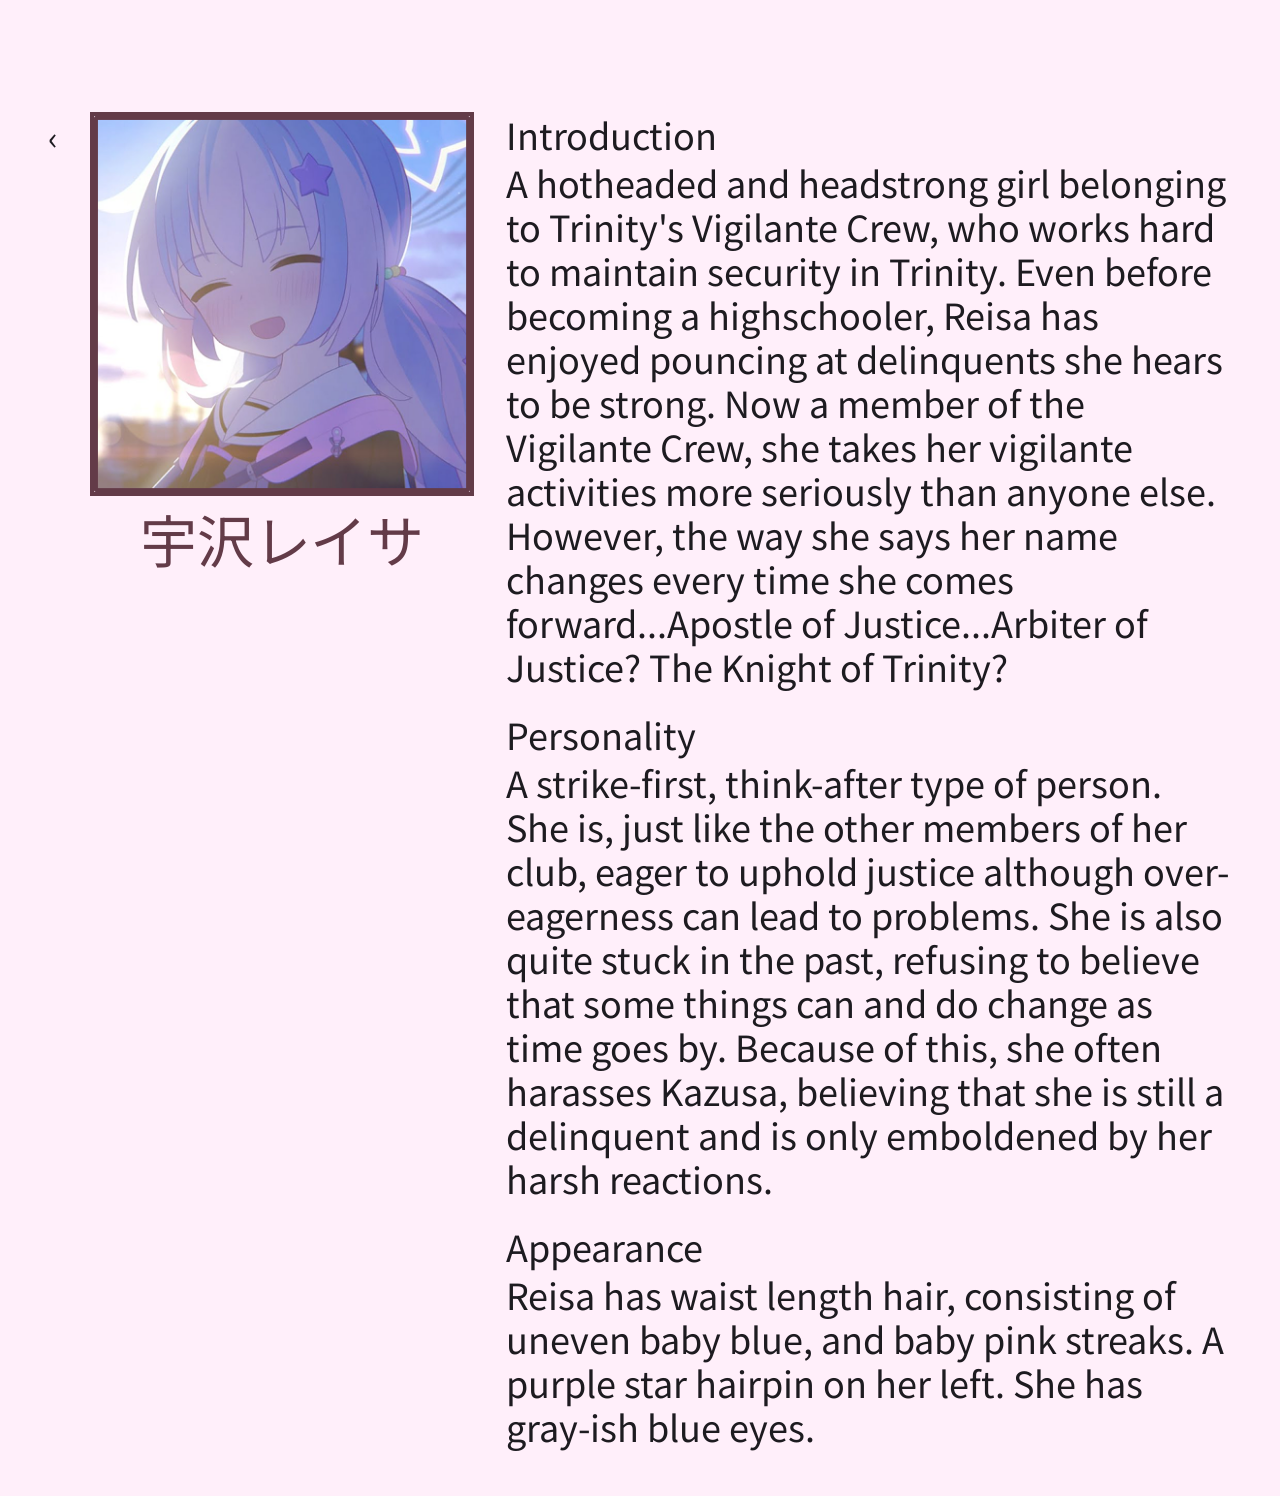
<file: character/uzawa-reisa/index.html>
<!DOCTYPE html>
<html lang="en">
<head>
  <meta charset="UTF-8" />
  <meta name="viewport" content="width=device-width, initial-scale=1.0" />
  <title>宇沢レイサ</title>
  <link rel="stylesheet" href="../../style.css" />
</head>
<body>
  <main class="detail-page">

    <a href="../../" class="back-nav" aria-label="Back to gallery">&#8249;</a>

    <div class="detail-header">
      <div class="detail-picture">
        <img src="../../assets/images/uzawa-reisa.png" alt="宇沢レイサ" />
      </div>
      <p class="detail-name">宇沢レイサ</p>
    </div>

    <div class="detail-content">

      <div class="detail-section">
        <h2>Introduction</h2>
        <p>A hotheaded and headstrong girl belonging to Trinity's Vigilante Crew, who works hard to maintain security in Trinity. Even before becoming a highschooler, Reisa has enjoyed pouncing at delinquents she hears to be strong. Now a member of the Vigilante Crew, she takes her vigilante activities more seriously than anyone else. However, the way she says her name changes every time she comes forward...Apostle of Justice...Arbiter of Justice? The Knight of Trinity?</p>
      </div>

      <div class="detail-section">
        <h2>Personality</h2>
        <p>A strike-first, think-after type of person. She is, just like the other members of her club, eager to uphold justice although over-eagerness can lead to problems. She is also quite stuck in the past, refusing to believe that some things can and do change as time goes by. Because of this, she often harasses Kazusa, believing that she is still a delinquent and is only emboldened by her harsh reactions.</p>
      </div>

      <div class="detail-section">
        <h2>Appearance</h2>
        <p>Reisa has waist length hair, consisting of uneven baby blue, and baby pink streaks. A purple star hairpin on her left. She has gray-ish blue eyes.</p>
      </div>

    </div>
  </main>
</body>
</html>
</file>
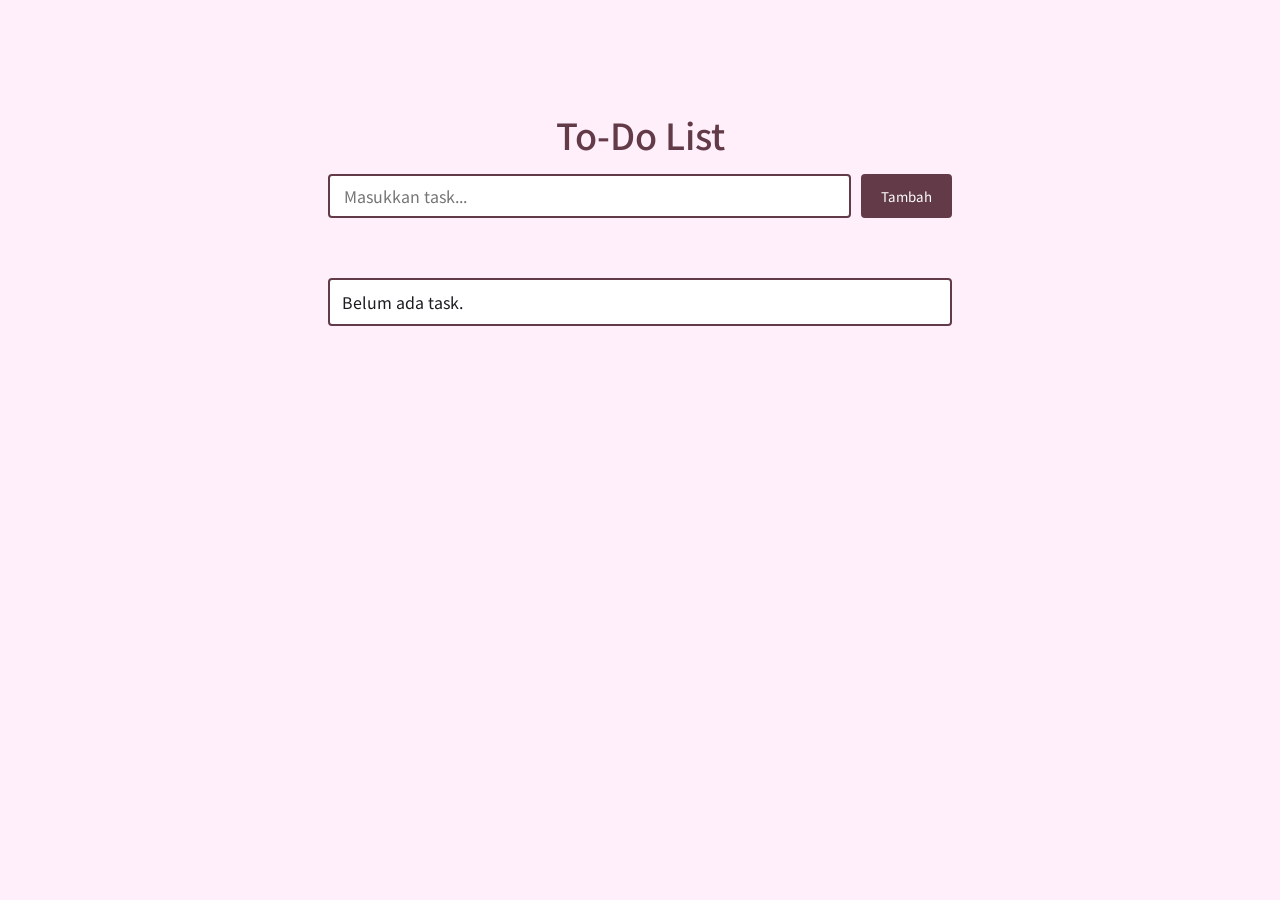
<file: php/praktikum-9/index.html>
<!DOCTYPE html>
<html lang="id">
<head>
  <meta charset="UTF-8" />
  <meta name="viewport" content="width=device-width, initial-scale=1.0" />
  <title>To-Do Ajax</title>
  <link rel="stylesheet" href="/style.css" />
  <style>
    .todo-page {
      padding: var(--page-padding);
      max-width: 720px;
      margin: 0 auto;
      display: flex;
      flex-direction: column;
      gap: 18px;
    }

    .todo-title {
      font-size: var(--fs-section);
      line-height: var(--lh-section);
      color: var(--color-accent);
      font-weight: 500;
      text-align: center;
    }

    .todo-form {
      display: flex;
      gap: 10px;
    }

    .todo-input {
      flex: 1;
      height: 44px;
      padding: 0 14px;
      border: 2px solid var(--color-accent);
      border-radius: 4px;
      background: #fff;
      font-family: var(--font-family);
      font-size: var(--fs-body);
      color: var(--color-text);
      outline: none;
    }

    .todo-btn {
      height: 44px;
      border: 2px solid var(--color-accent);
      background: var(--color-accent);
      color: #fff;
      padding: 0 18px;
      border-radius: 4px;
      font-family: var(--font-family);
      cursor: pointer;
    }

    .todo-list {
      list-style: none;
      display: flex;
      flex-direction: column;
      gap: 10px;
    }

    .todo-item {
      border: 2px solid var(--color-accent);
      border-radius: 4px;
      background: #fff;
      padding: 10px 12px;
      display: flex;
      align-items: center;
      gap: 10px;
    }

    .todo-text {
      flex: 1;
      font-size: var(--fs-body);
    }

    .todo-text--done {
      text-decoration: line-through;
      opacity: 0.65;
    }

    .todo-delete {
      border: 2px solid var(--color-accent);
      background: transparent;
      color: var(--color-accent);
      border-radius: 4px;
      padding: 6px 10px;
      cursor: pointer;
      font-family: var(--font-family);
    }

    .todo-message {
      min-height: 24px;
      color: var(--color-accent);
      font-size: var(--fs-body);
      text-align: center;
    }
  </style>
</head>
<body>
  <main class="todo-page">
    <h1 class="todo-title">To-Do List</h1>

    <div class="todo-form">
      <input class="todo-input" type="text" id="taskInput" placeholder="Masukkan task..." />
      <button class="todo-btn" id="addButton" type="button">Tambah</button>
    </div>

    <p class="todo-message" id="messageBox"></p>
    <ul class="todo-list" id="taskList"></ul>
  </main>

  <script>
    const taskInput = document.getElementById('taskInput');
    const addButton = document.getElementById('addButton');
    const taskList = document.getElementById('taskList');
    const messageBox = document.getElementById('messageBox');

    function setMessage(message = '') {
      messageBox.textContent = message;
    }

    async function requestJson(url, options = {}) {
      const response = await fetch(url, options);
      const data = await response.json().catch(() => ({ error: 'Respon server tidak valid.' }));

      if (!response.ok) {
        throw new Error(data.error || `HTTP ${response.status}`);
      }

      return data;
    }

    async function loadTasks() {
      try {
        const data = await requestJson('api.php?action=get');
        const tasks = data.tasks || [];
        taskList.innerHTML = '';

        if (tasks.length === 0) {
          const emptyItem = document.createElement('li');
          emptyItem.className = 'todo-item';
          emptyItem.textContent = 'Belum ada task.';
          taskList.appendChild(emptyItem);
          return;
        }

        tasks.forEach((task) => {
          const li = document.createElement('li');
          li.className = 'todo-item';

          const checkbox = document.createElement('input');
          checkbox.type = 'checkbox';
          checkbox.checked = Boolean(task.completed);
          checkbox.addEventListener('change', () => toggleTask(task.id, checkbox.checked));

          const span = document.createElement('span');
          span.className = `todo-text${task.completed ? ' todo-text--done' : ''}`;
          span.textContent = task.task;

          const deleteButton = document.createElement('button');
          deleteButton.className = 'todo-delete';
          deleteButton.type = 'button';
          deleteButton.textContent = 'Hapus';
          deleteButton.addEventListener('click', () => deleteTask(task.id));

          li.appendChild(checkbox);
          li.appendChild(span);
          li.appendChild(deleteButton);
          taskList.appendChild(li);
        });
      } catch (error) {
        setMessage(`Gagal memuat task: ${error.message}`);
      }
    }

    async function addTask() {
      const task = taskInput.value.trim();
      if (!task) {
        setMessage('Task tidak boleh kosong.');
        return;
      }

      try {
        await requestJson('api.php?action=add', {
          method: 'POST',
          headers: {
            'Content-Type': 'application/x-www-form-urlencoded'
          },
          body: `task=${encodeURIComponent(task)}`
        });

        taskInput.value = '';
        setMessage('Task berhasil ditambahkan.');
        await loadTasks();
      } catch (error) {
        setMessage(`Gagal menambah task: ${error.message}`);
      }
    }

    async function deleteTask(id) {
      try {
        await requestJson('api.php?action=delete', {
          method: 'POST',
          headers: {
            'Content-Type': 'application/x-www-form-urlencoded'
          },
          body: `id=${encodeURIComponent(id)}`
        });

        setMessage('Task berhasil dihapus.');
        await loadTasks();
      } catch (error) {
        setMessage(`Gagal menghapus task: ${error.message}`);
      }
    }

    async function toggleTask(id, completed) {
      try {
        await requestJson('api.php?action=toggle', {
          method: 'POST',
          headers: {
            'Content-Type': 'application/x-www-form-urlencoded'
          },
          body: `id=${encodeURIComponent(id)}&completed=${completed ? '1' : '0'}`
        });

        setMessage('Status task diperbarui.');
        await loadTasks();
      } catch (error) {
        setMessage(`Gagal memperbarui status task: ${error.message}`);
      }
    }

    addButton.addEventListener('click', addTask);
    taskInput.addEventListener('keydown', (event) => {
      if (event.key === 'Enter') {
        addTask();
      }
    });

    loadTasks();
  </script>
</body>
</html>
</file>
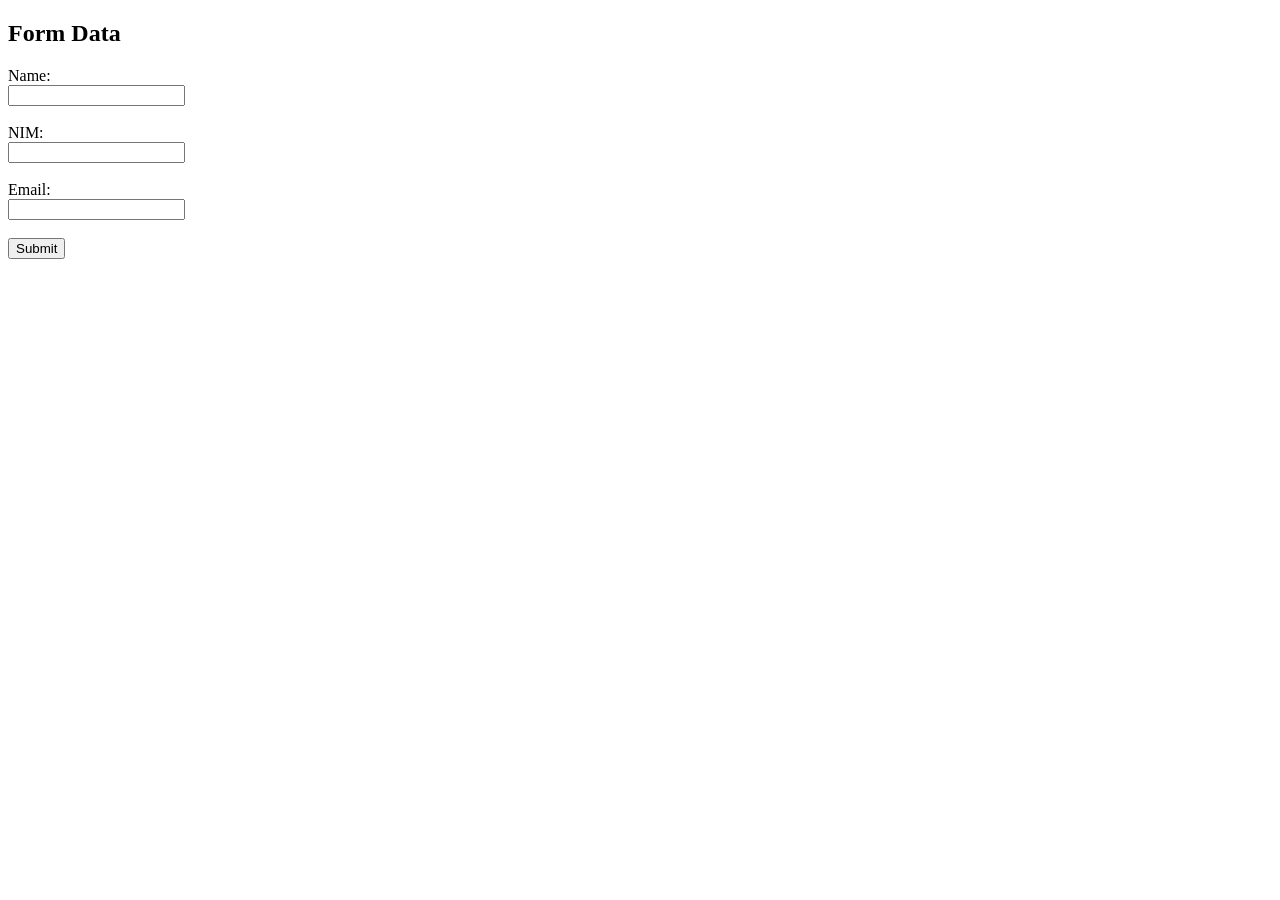
<file: php/praktikum-5-2/form.html>
<!DOCTYPE html>
<html lang="id">
<head>
    <meta charset="UTF-8">
    <title>Form</title>
</head>
<body>
    <h2>Form Data</h2>
    <form action="proses.php" method="post">
        <label for="name">Name:</label><br>
        <input type="text" id="name" name="name"><br><br>

        <label for="nim">NIM:</label><br>
        <input type="text" id="nim" name="nim"><br><br>

        <label for="email">Email:</label><br>
        <input type="email" id="email" name="email"><br><br>

        <input type="submit" value="Submit">
    </form>
</body>
</html>
</file>
<file: style.css>
@import url('https://fonts.googleapis.com/css2?family=Noto+Sans+JP:wght@400;500;700&display=swap');

:root {
  --color-bg:         #ffeffa;
  --color-accent:     #633b48;
  --color-text:       #1d1b20;
  --color-text-light: #000000;

  --page-padding:     48px;
  --card-size:        384px;
  --card-border:      4px solid var(--color-accent);
  --grid-gap:         64px;

  --font-family:      'Noto Sans JP', sans-serif;

  --fs-display:       57px;
  --lh-display:       64px;
  --ls-display:       -0.25px;

  --fs-section:       36px;
  --lh-section:       44px;

  --fs-body:          16px;
  --lh-body:          24px;
  --ls-body:          0.5px;
}

*, *::before, *::after {
  box-sizing: border-box;
  margin: 0;
  padding: 0;
}

html, body {
  height: 100%;
}

body {
  background-color: var(--color-bg);
  font-family: var(--font-family);
  color: var(--color-text);
  padding-top: 64px;
}

.navbar {
  position: fixed;
  top: 0;
  left: 0;
  right: 0;
  height: 64px;
  background-color: var(--color-accent);
  display: flex;
  align-items: center;
  gap: 8px;
  padding: 0 var(--page-padding);
  z-index: 100;
}

.navbar-link {
  display: flex;
  flex-direction: column;
  align-items: center;
  padding: 8px 20px;
  color: rgba(255, 255, 255, 0.75);
  transition: background-color 0.2s ease, color 0.2s ease;
  border-radius: 4px;
}

.navbar-link:hover,
.navbar-link--active {
  background-color: rgba(255, 255, 255, 0.15);
  color: #fff;
}

.navbar-en {
  font-size: 14px;
  font-weight: 500;
  letter-spacing: 0.5px;
}

.navbar-jp {
  font-size: 12px;
  opacity: 0.85;
}

a {
  text-decoration: none;
  color: inherit;
}

img {
  display: block;
}

.gallery-page {
  display: flex;
  flex-direction: column;
  gap: 32px;
  padding: var(--page-padding);
}

.gallery-title {
  font-size: var(--fs-display);
  line-height: var(--lh-display);
  letter-spacing: var(--ls-display);
  color: var(--color-accent);
  font-weight: 400;
  text-align: center;
}

.gallery-grid {
  display: flex;
  flex-wrap: wrap;
  gap: var(--grid-gap);
  justify-content: center;
  padding: 8px;
}

.card {
  display: flex;
  flex-direction: column;
  align-items: center;
  gap: 10px;
  cursor: pointer;
  transition: opacity 0.2s ease;
}

.card:hover {
  opacity: 0.85;
}

.card-picture {
  width: var(--card-size);
  height: var(--card-size);
  border: var(--card-border);
  overflow: hidden;
  position: relative;
  flex-shrink: 0;
}

.card-picture img {
  width: 100%;
  height: 100%;
  object-fit: cover;
  object-position: center top;
}

.card-name {
  font-size: var(--fs-body);
  line-height: var(--lh-body);
  letter-spacing: var(--ls-body);
  color: var(--color-text-light);
  text-align: center;
  font-weight: 400;
}

.gallery-controls {
  display: flex;
  align-items: flex-end;
  justify-content: center;
  gap: 24px;
  flex-wrap: wrap;
}

.control-group {
  display: flex;
  flex-direction: column;
  gap: 6px;
}

.control-label {
  display: flex;
  flex-direction: column;
  align-items: flex-start;
  color: var(--color-accent);
}

.control-label .navbar-en {
  font-size: 14px;
  font-weight: 500;
  letter-spacing: 0.5px;
}

.control-label .navbar-jp {
  font-size: 12px;
  opacity: 0.7;
}

.search-input {
  height: 44px;
  width: 320px;
  padding: 0 16px;
  border: 2px solid var(--color-accent);
  border-radius: 4px;
  background: transparent;
  font-family: var(--font-family);
  font-size: var(--fs-body);
  color: var(--color-text);
  outline: none;
  transition: border-color 0.2s ease, box-shadow 0.2s ease;
}

.search-input::placeholder {
  color: rgba(99, 59, 72, 0.45);
}

.search-input:focus {
  border-color: var(--color-accent);
  box-shadow: 0 0 0 3px rgba(99, 59, 72, 0.15);
}

.random-btn {
  height: 44px;
  padding: 0 28px;
  border: 2px solid var(--color-accent);
  border-radius: 4px;
  background: transparent;
  font-family: var(--font-family);
  color: var(--color-accent);
  cursor: pointer;
  display: flex;
  flex-direction: column;
  align-items: center;
  justify-content: center;
  gap: 1px;
  transition: background-color 0.2s ease, color 0.2s ease;
}

.random-btn .navbar-en {
  font-size: 14px;
  font-weight: 500;
  letter-spacing: 0.5px;
}

.random-btn .navbar-jp {
  font-size: 11px;
  opacity: 0.75;
}

.random-btn:hover {
  background-color: var(--color-accent);
  color: #fff;
}

.random-btn:hover .navbar-jp {
  opacity: 0.9;
}

.no-results {
  text-align: center;
  color: var(--color-accent);
  display: flex;
  flex-direction: column;
  align-items: center;
  gap: 2px;
}

.no-results .navbar-en {
  font-size: 18px;
  font-weight: 500;
}

.no-results .navbar-jp {
  font-size: 14px;
  opacity: 0.75;
}

.hidden {
  display: none !important;
}

.card--hidden {
  display: none !important;
}

.detail-page {
  display: flex;
  gap: 32px;
  padding: var(--page-padding);
  min-height: 100vh;
}

.back-nav {
  display: flex;
  align-items: flex-start;
  flex-shrink: 0;
  font-size: 32px;
  color: var(--color-text);
  line-height: 1;
  padding-top: 8px;
  transition: opacity 0.2s ease;
}

.back-nav:hover {
  opacity: 0.65;
}

.detail-header {
  display: flex;
  flex-direction: column;
  align-items: center;
  gap: 10px;
  flex-shrink: 0;
}

.detail-picture {
  width: var(--card-size);
  height: var(--card-size);
  border: var(--card-border);
  overflow: hidden;
  position: relative;
}

.detail-picture img {
  width: 100%;
  height: 100%;
  object-fit: cover;
  object-position: center top;
}

.detail-name {
  font-size: var(--fs-display);
  line-height: var(--lh-display);
  letter-spacing: var(--ls-display);
  color: var(--color-accent);
  font-weight: 400;
  text-align: center;
  white-space: nowrap;
}

.detail-content {
  flex: 1;
  display: flex;
  flex-direction: column;
  justify-content: center;
  gap: 24px;
}

.detail-section h2 {
  font-size: var(--fs-section);
  line-height: var(--lh-section);
  font-weight: 400;
  color: var(--color-text);
  margin-bottom: 4px;
}

.detail-section p {
  font-size: var(--fs-section);
  line-height: var(--lh-section);
  font-weight: 400;
  color: var(--color-text);
}
</file>
<file: upload/style.css>
.upload-page {
  display: flex;
  flex-direction: column;
  gap: 32px;
  padding: var(--page-padding);
  min-height: 100vh;
}

.upload-title {
  font-size: var(--fs-display);
  line-height: var(--lh-display);
  letter-spacing: var(--ls-display);
  color: var(--color-accent);
  font-weight: 400;
  text-align: center;
}

.upload-body {
  display: flex;
  gap: 48px;
  justify-content: center;
  align-items: flex-start;
  flex-wrap: wrap;
}

.drop-zone {
  width: var(--card-size);
  height: var(--card-size);
  border: 4px dashed var(--color-accent);
  display: flex;
  flex-direction: column;
  align-items: center;
  justify-content: center;
  gap: 12px;
  cursor: pointer;
  transition: background-color 0.2s ease;
  flex-shrink: 0;
}

.drop-zone:hover,
.drop-zone.dragover {
  background-color: rgba(99, 59, 72, 0.07);
}

.drop-zone__icon {
  font-size: 56px;
  line-height: 1;
}

.drop-zone__text {
  font-size: var(--fs-body);
  line-height: var(--lh-body);
  color: var(--color-accent);
  text-align: center;
  padding: 0 24px;
}

.drop-zone__hint {
  font-size: 13px;
  color: #999;
}

#file-input { display: none; }

.preview-wrap {
  display: flex;
  flex-direction: column;
  align-items: center;
  gap: 10px;
}

.preview-label {
  font-size: var(--fs-body);
  color: var(--color-text-light);
  letter-spacing: var(--ls-body);
}

.card-picture.preview-frame {
  width: var(--card-size);
  height: var(--card-size);
  display: flex;
  align-items: center;
  justify-content: center;
}

.preview-frame__placeholder {
  font-size: var(--fs-body);
  color: #bbb;
  text-align: center;
  padding: 24px;
}

#preview-img {
  width: 100%;
  height: 100%;
  object-fit: cover;
  object-position: center top;
  display: none;
}

.upload-panel {
  display: flex;
  flex-direction: column;
  gap: 20px;
  width: 360px;
}

.info-section h2 {
  font-size: var(--fs-section);
  line-height: var(--lh-section);
  font-weight: 400;
  color: var(--color-text);
  margin-bottom: 8px;
}

.info-table {
  width: 100%;
  border-collapse: collapse;
  font-size: var(--fs-body);
}

.info-table tr {
  border-bottom: 1px solid rgba(99, 59, 72, 0.15);
}

.info-table td {
  padding: 6px 4px;
  vertical-align: top;
}

.info-table td:first-child {
  color: #777;
  white-space: nowrap;
  width: 155px;
}

.info-table td:last-child {
  font-weight: 500;
  word-break: break-all;
}

.alert {
  padding: 10px 14px;
  font-size: var(--fs-body);
  display: none;
}

.alert--error   { background: #fde8e8; border: 1px solid #e57373; color: #c62828; }
.alert--success { background: #e8f5e9; border: 1px solid #81c784; color: #2e7d32; }

.btn-row { display: flex; gap: 12px; }

.btn {
  padding: 10px 24px;
  font-size: var(--fs-body);
  font-family: var(--font-family);
  border: 2px solid var(--color-accent);
  background: transparent;
  color: var(--color-accent);
  cursor: pointer;
  transition: background-color 0.2s ease, color 0.2s ease;
}

.btn:hover:not(:disabled) { background-color: var(--color-accent); color: #fff; }
.btn:disabled { opacity: 0.35; cursor: not-allowed; }

.btn--primary { background-color: var(--color-accent); color: #fff; }
.btn--primary:hover:not(:disabled) { background-color: #4a2a36; }

.saved-section {
  display: flex;
  flex-direction: column;
  gap: 16px;
}

.saved-section h2 {
  font-size: var(--fs-section);
  line-height: var(--lh-section);
  font-weight: 400;
  color: var(--color-accent);
  text-align: center;
}

.saved-grid {
  display: flex;
  flex-wrap: wrap;
  gap: 32px;
  justify-content: center;
}

.saved-card {
  display: flex;
  flex-direction: column;
  align-items: center;
  gap: 8px;
}

.saved-card .card-picture {
  width: 220px;
  height: 220px;
}

.saved-card .card-picture img {
  width: 100%;
  height: 100%;
  object-fit: cover;
  object-position: center top;
}

.card-name.saved-name {
  font-size: 13px;
  max-width: 220px;
  word-break: break-all;
}
</file>
